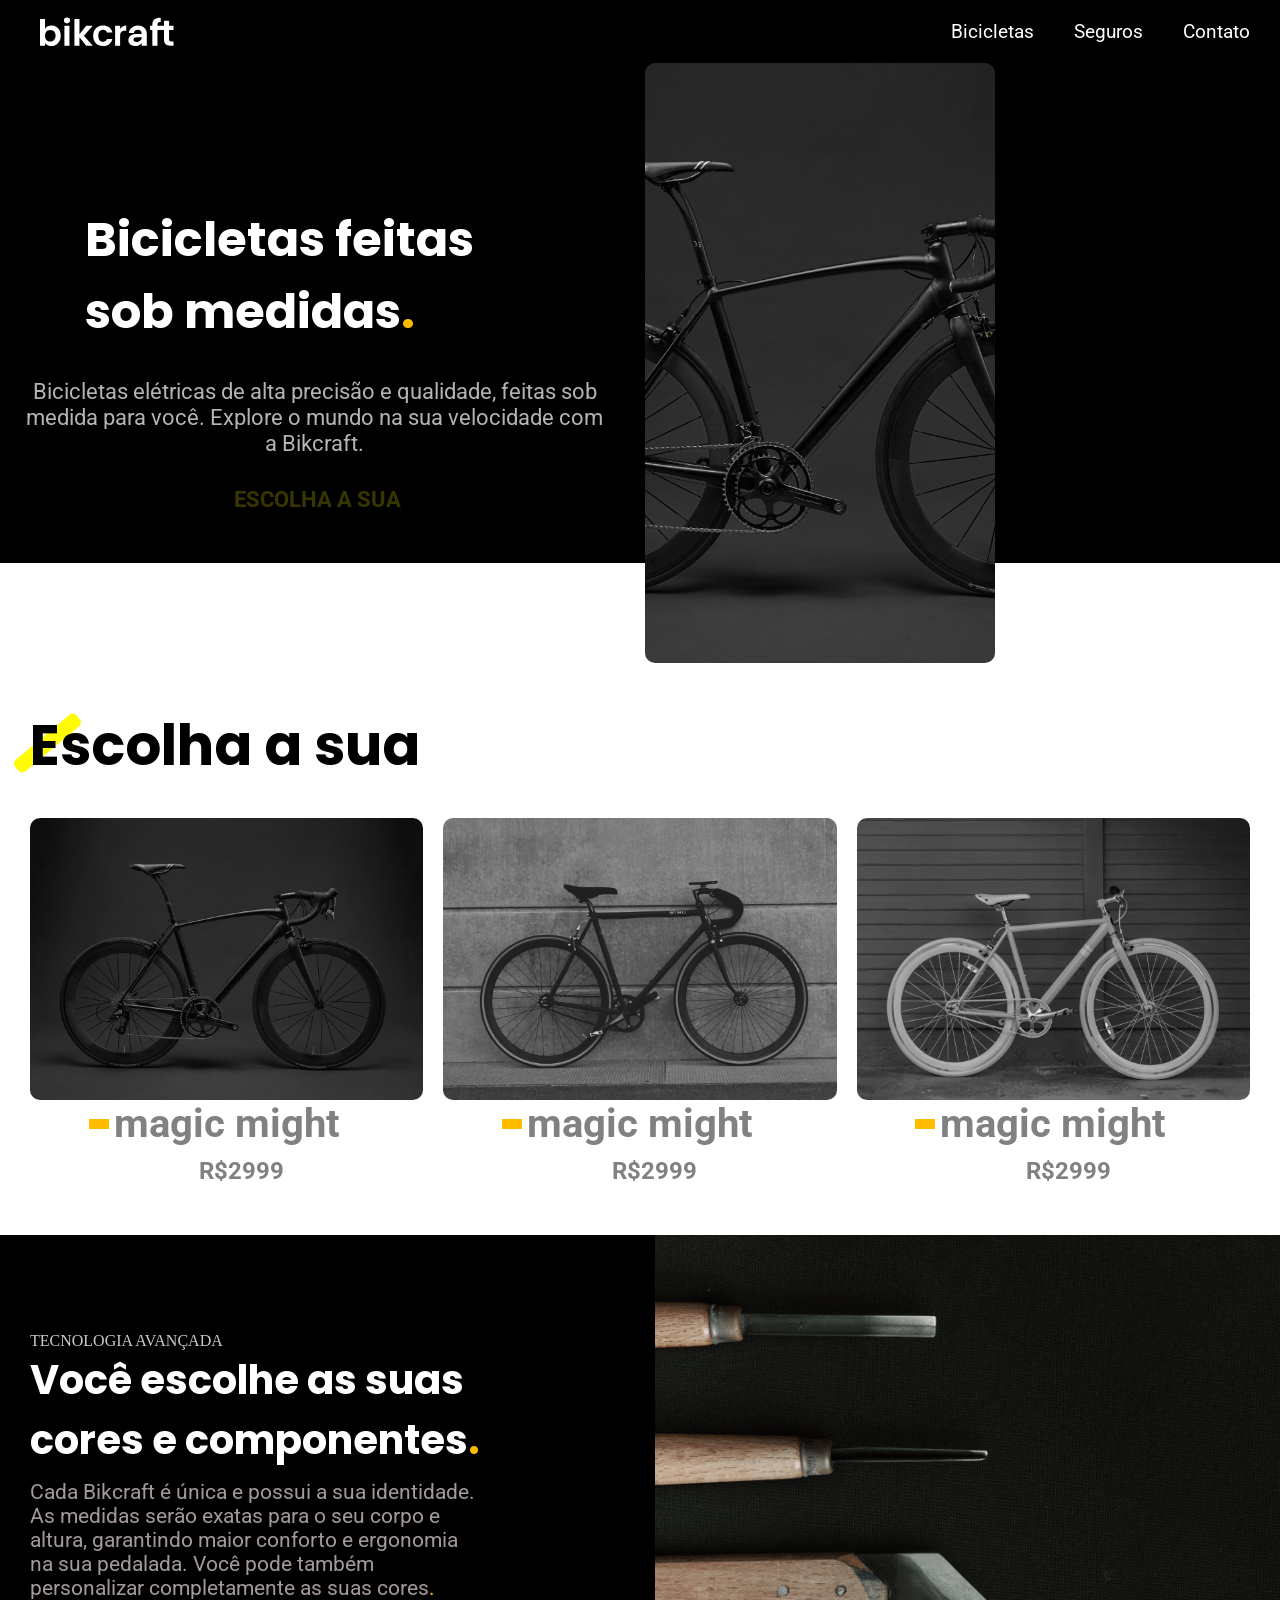
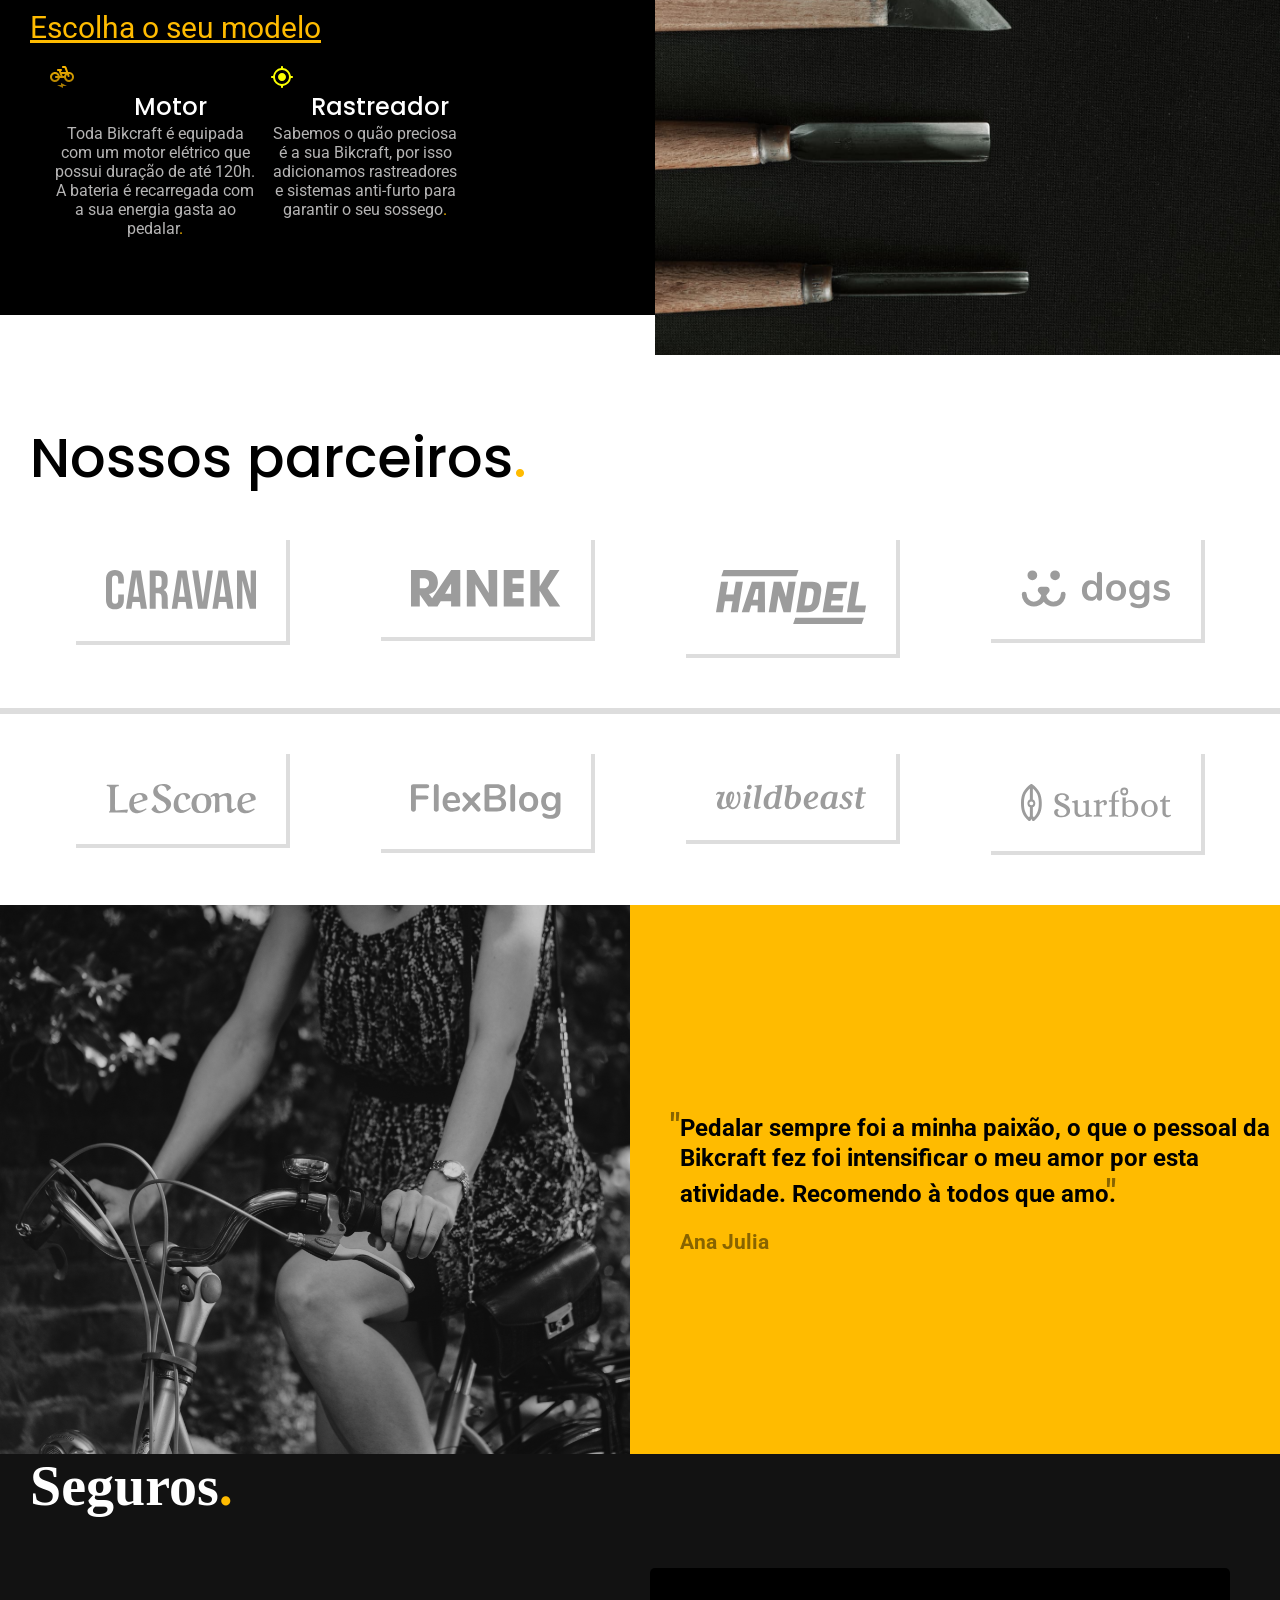
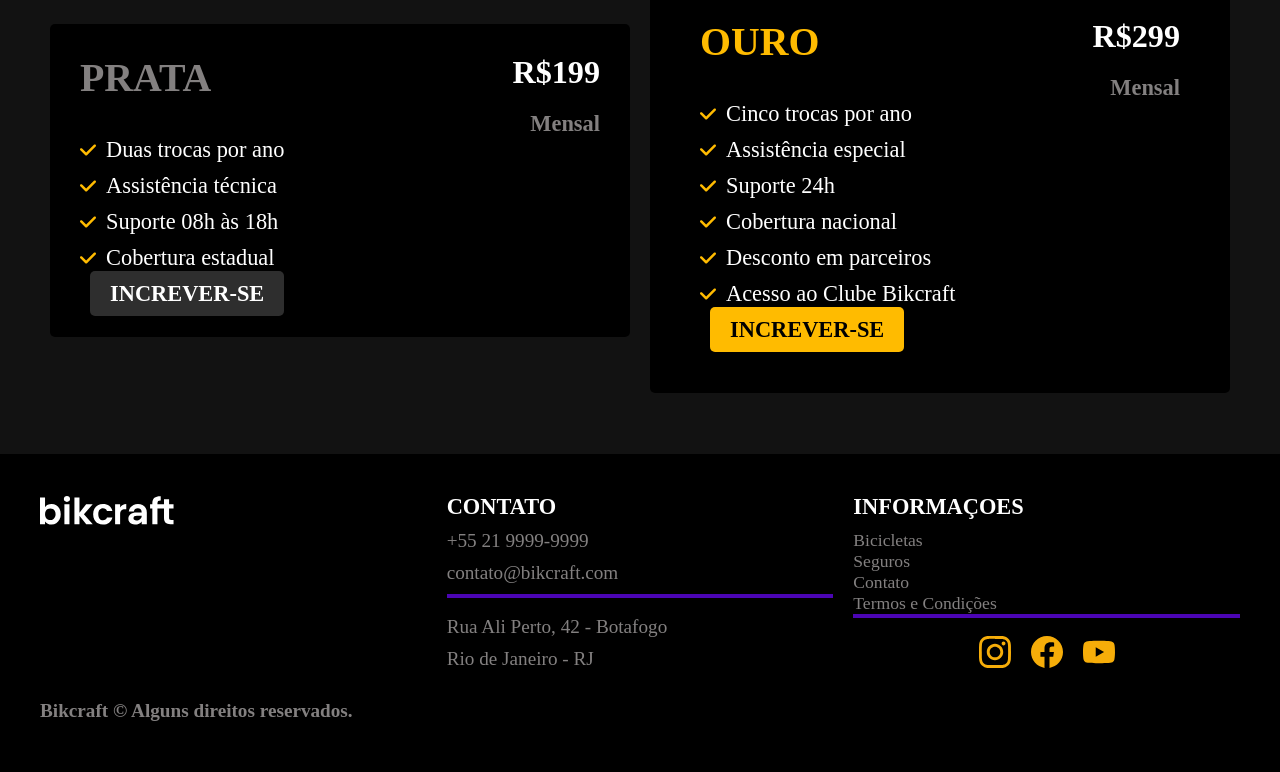
<file: index.html>
<!DOCTYPE html>
<html lang="en">

<head>
  <meta charset="UTF-8">
  <meta name="viewport" content="width=device-width, initial-scale=1.0">
  <title>Document</title>
  <link rel="stylesheet" href="style.css">

  <link rel="preconnect" href="https://fonts.googleapis.com">
  <link rel="preconnect" href="https://fonts.gstatic.com" crossorigin>

  <link href="https://fonts.googleapis.com/css2?family=Poppins:wght@100;200;300;400;500;600;700;800;900&display=swap" rel="stylesheet">

  <link href="https://fonts.googleapis.com/css2?family=Roboto:ital,wght@0,100..900;1,100..900&display=swap" rel="stylesheet">

  <link rel="stylesheet" href="style.css">
</head>

<body>
  <header>
    <img src="imagens/bikcraft (3).svg" alt="">
    <nav>
      <ul class="menu ">
        <li><a href="./bicicleta/bicicleta.html">Bicicletas</a></li>
        <li><a href="./seguros/index.html">Seguros</a></li>
        <li><a href="./contato/index.html">Contato</a></li>
      </ul>
    </nav>
  </header>
  <div class="teste">
    <div>
      <div class="cont">
        <h2 class="titulo">Bicicletas feitas sob medidas<span class="ponto">.</span></h2>
        <p class="subtitulo">Bicicletas elétricas de alta precisão e qualidade, feitas sob medida para você. Explore o mundo na sua velocidade com a Bikcraft.</p>
        <a href="./bicicleta/bicicleta.html" class="btn">ESCOLHA A SUA</a>
      </div>
    </div>
    <img src="./imagens/mikkel-bech-yjAFnkLtKY0-unsplash.jpg" alt="">
  </div>
  <div class="escolha">
    <h2 class="titulo">Escolha a sua</h2>
    <div class="fotos">
      <div>
        <img src="./imagens/bicicleta1 (2).jpg" alt="">
        <h3 class="subtitulo">magic might</h3>
        <h4 class="subtitulo">R$2999</h4>

      </div>
      <div><img src="./imagens/bicicleta2 (2).jpg" alt="">
        <h3 class="subtitulo">magic might</h3>
        <h4 class="subtitulo">R$2999</h4>

      </div>
      <div>
        <img src="./imagens/bicicleta3 (2).jpg" alt="">
        <h3 class="subtitulo">magic might</h3>
        <h4 class="subtitulo">R$2999</h4>

      </div>
    </div>
  </div>
  <div class="leonidas">
    <div class="leonidas-texto">
      <p class="pee" class="subtitulo">TECNOLOGIA AVANÇADA</p>

      <h3 class="titulo">
        Você escolhe as suas cores e componentes<span class="ponto">.</span>
      </h3>

      <p class="pe subtitulo">
        Cada Bikcraft é única e possui a sua identidade. As medidas serão exatas
        para o seu corpo e altura, garantindo maior conforto e ergonomia na sua
        pedalada. Você pode também personalizar completamente as suas cores<span class="ponto">.</span>
      </p>

      <a href="./bicicleta/bicicleta.html" class="bbtn subtitulo">Escolha o seu modelo</a>
      <div class="algum">
        <div>
          <img src="imagens/eletrica.svg" alt="">
          <h4 class="titulo">Motor </h4>
          <p class="subtitulo">Toda Bikcraft é equipada com um motor elétrico que possui duração de até 120h. A bateria é recarregada com a sua energia gasta ao pedalar<span class="ponto">.</span>
          </p>
        </div>

        <div>

          <img src="./imagens/rastreador.svg" alt="">
          <h4 class="titulo">Rastreador</h4>
          <p class="subtitulo">Sabemos o quão preciosa é a sua Bikcraft, por isso adicionamos rastreadores e sistemas anti-furto para garantir o seu sossego<span class="ponto">.</span>
          </p>
        </div>
      </div>
    </div>

    <img src="./imagens/diferencial.jpg" alt="" class="leonidas-img">

  </div>
  <div class="parceiro">
    <h4 class="titulo">Nossos parceiros<span class="ponto">.</span></h4>
    <div class="parceiros">
      <img src="./imagens/caravan (1).svg" alt="">
      <img src="./imagens/ranek (1).svg" alt="">
      <img src="./imagens/handel (1).svg" alt="">
      <img src="./imagens/dogs (1).svg" alt="">
    </div>
    <hr class="estilo">
    <div class="parceiros">
      <img src="./imagens/lescone (1).svg" alt="">
      <img src="./imagens/flexblog (1).svg" alt="">
      <img src="./imagens/wildbeast (1).svg" alt="">
      <img src="./imagens/surfbot (1).svg" alt="">
    </div>
  </div>
  <div class="avaliacao">
    <img src="./imagens/depoimento (1).jpg" alt="">
    <h4 class="subtitulo"><span class="aspas">"</span>Pedalar sempre foi a minha paixão, o que o pessoal da Bikcraft fez foi intensificar o meu amor por esta atividade. Recomendo à todos que amo.<span class="aspas">"

      </span>
      <p class="ana">Ana Julia</p>
    </h4>

  </div>
  <div class="seguros">
    <h4 class="">Seguros<span class="ponto">.</span></h4>
    <div class="segu">
      <div class="seguro">
        <div class="flex">
          <h5>PRATA</h5>
          <h6>R$199</h6>

        </div>
        <h6 class="mensal">Mensal</h6>
        <p><img src="./imagens/lista (1).svg" alt="">Duas trocas por ano</p>
        <p><img src="./imagens/lista (1).svg" alt="">Assistência técnica</p>
        <p><img src="./imagens/lista (1).svg" alt="">Suporte 08h às 18h</p>
        <p><img src="./imagens/lista (1).svg" alt="">Cobertura estadual</p>
        <a href="./seguros/index.html" class="bt">INCREVER-SE</a>
      </div>
      <div class="seguro-fle">
        <div class="flex">
          <h5>OURO</h5>
          <h6>R$299</h6>
        </div>
        <h6 class="mensal">Mensal</h6>
        <p><img src="./imagens/lista (1).svg" alt="">Cinco trocas por ano</p>
        <p><img src="./imagens/lista (1).svg" alt="">Assistência especial</p>
        <p><img src="./imagens/lista (1).svg" alt="">Suporte 24h</p>
        <p><img src="./imagens/lista (1).svg" alt="">Cobertura nacional</p>
        <p><img src="./imagens/lista (1).svg" alt="">Desconto em parceiros</p>
        <p><img src="./imagens/lista (1).svg" alt="">Acesso ao Clube Bikcraft</p>
        <a href="./seguros/index.html" class="btnn">INCREVER-SE</a>
      </div>
    </div>
  </div>
  <div class="footer">
    <img src="./imagens/bikcraft (3).svg" alt="" class="footertitulo">
    <div>
      <h6>CONTATO</h6>
      <p>+55 21 9999-9999</p>
      <p> contato@bikcraft.com</p>
      <hr class="hr">
      <br>
      <p>Rua Ali Perto, 42 - Botafogo</p>
      <p>Rio de Janeiro - RJ</p>
    </div>
    <div class="inform">
      <h6>INFORMAÇOES</h6>
      <a href="./bicicleta/bicicleta.html">Bicicletas </a>
      <a href="./seguros/index.html"> Seguros</a>
      <a href="./contato/index.html">Contato</a>

      <a href="./termos/index.html">Termos e Condições</a>
      <hr class="hr">
      <br>
      <div class="flex1">
        <img src="./imagens/instagram.svg" alt="">
        <img src="./imagens/facebook.svg" alt="">
        <img src="./imagens/youtube.svg" alt="">
      </div>
    </div>

    <h3>Bikcraft © Alguns direitos reservados.</h3>

  </div>

</body>

</html>
</file>
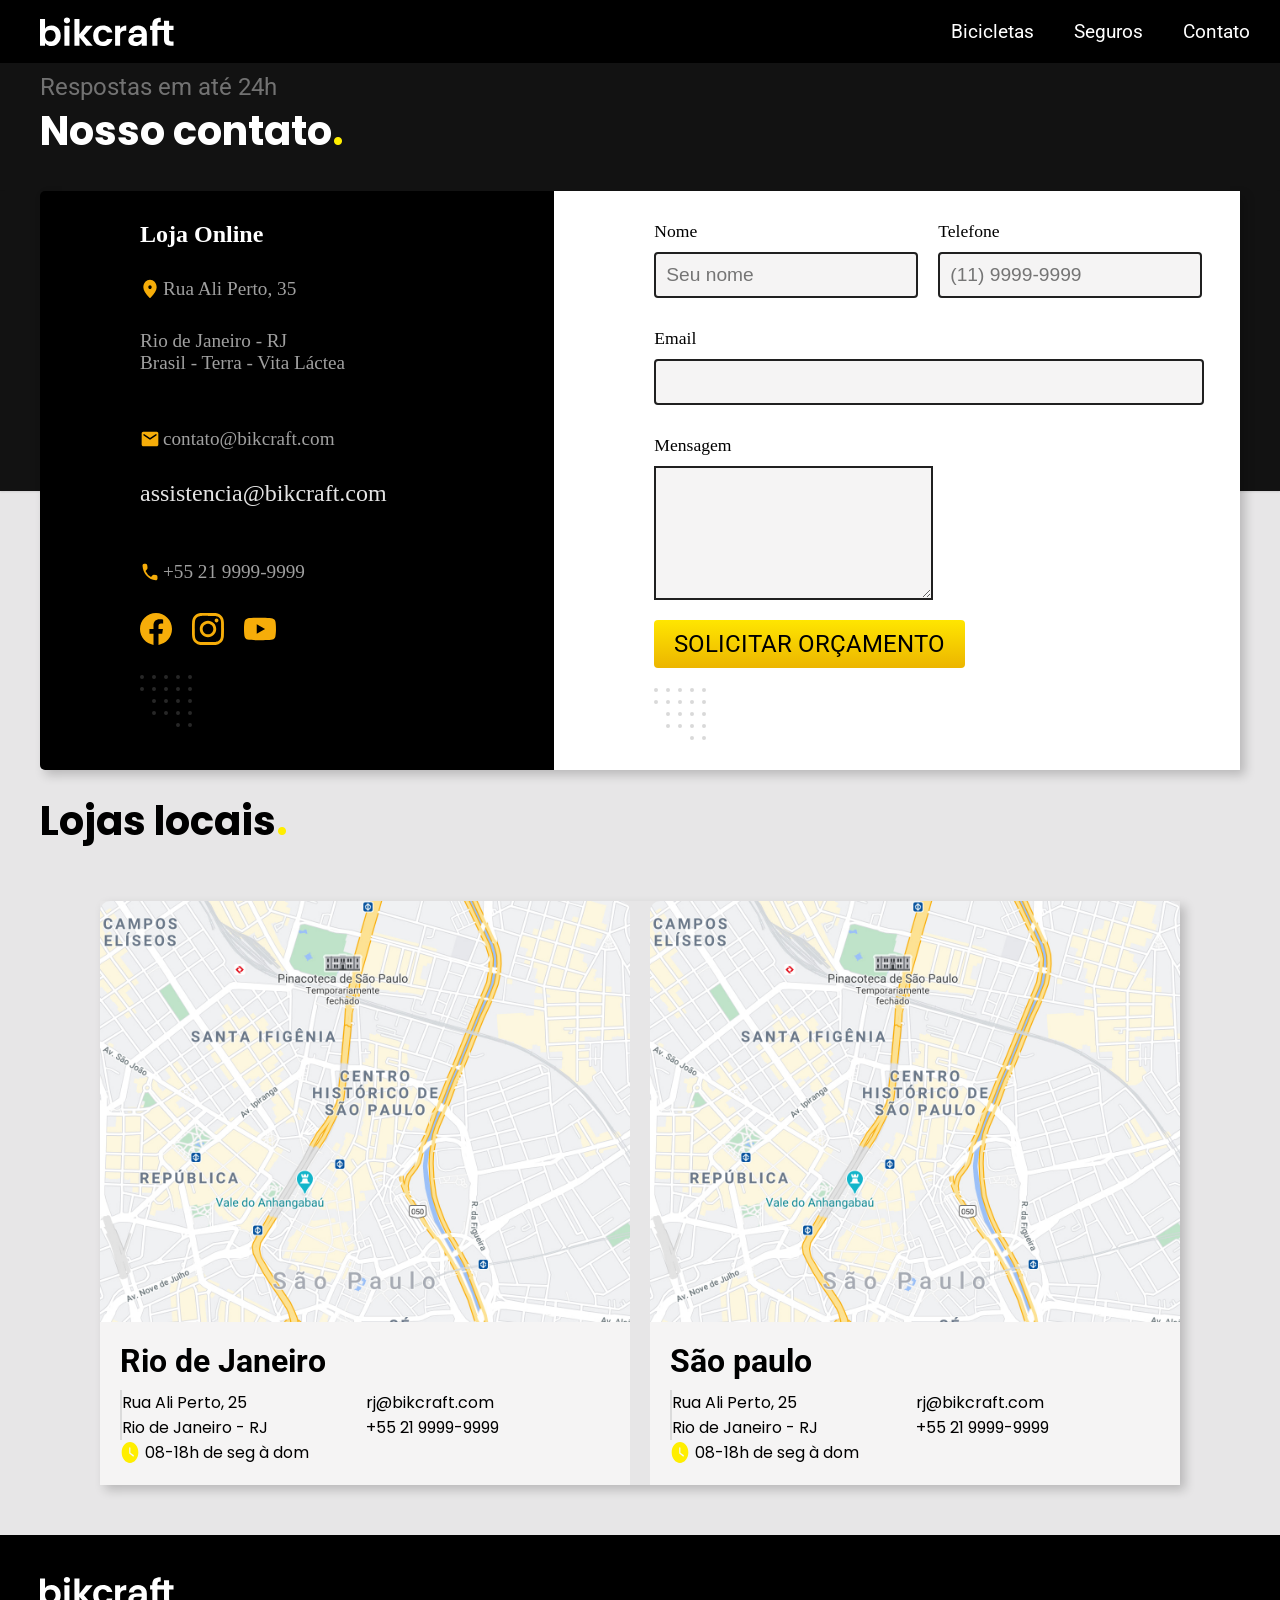
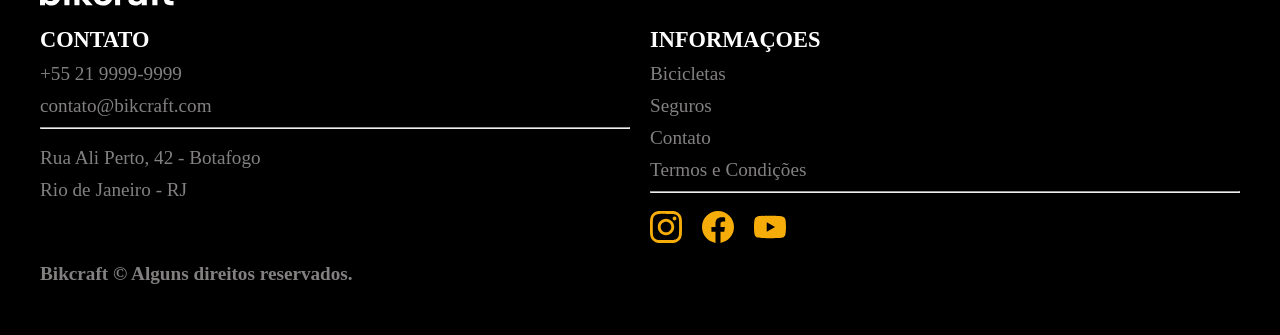
<file: contato/index.html>
<!DOCTYPE html>
<html lang="en">

<head>
  <meta charset="UTF-8">
  <meta name="viewport" content="width=device-width, initial-scale=1.0">
  <title>Document</title>
  <link rel="stylesheet" href="style.css">

  <link rel="preconnect" href="https://fonts.googleapis.com">
  <link rel="preconnect" href="https://fonts.gstatic.com" crossorigin>

  <link href="https://fonts.googleapis.com/css2?family=Poppins:wght@100;200;300;400;500;600;700;800;900&display=swap" rel="stylesheet">

  <link href="https://fonts.googleapis.com/css2?family=Roboto:ital,wght@0,100..900;1,100..900&display=swap" rel="stylesheet">

  <link rel="stylesheet" href="style.css">
</head>

<body>
  <header>
    <img src="../imagens/bikcraft (3).svg" alt="">
    <nav>
      <ul class="menu ">
        <li><a href="./bicicleta/bicicleta.html">Bicicletas</a></li>
        <li><a href="./seguros/index.html">Seguros</a></li>
        <li><a href="#">Contato</a></li>
      </ul>
    </nav>
  </header>
  <div class="bikes">
    <h4 class="subtitulo">Respostas em até 24h</h4>
    <h1 class="titulo">Nosso contato<span class="ponto">.</span></h1>
  </div>
  <div class="form">
    <div class="formula">
      <div class="fomula1">
        <h3>Loja Online</h3>
        <div class="loja">
          <div class="lojaa"> <img src="../imagens/local.svg" alt="">
            <p>Rua Ali Perto, 35 </p>
          </div>
          <p>Rio de Janeiro - RJ</p>
          <p>Brasil - Terra - Vita Láctea</p>

          <br><br><br>
          <div class="lojaa">
            <img src="../imagens/email.svg" alt="">
            <p>contato@bikcraft.com</p>
          </div>
          <a href="">assistencia@bikcraft.com</a>
        </div>
        <br><br><br>
        <div class="lojaa">
          <img src="../imagens/telefone.svg" alt="">
          <p>+55 21 9999-9999</p>
        </div>
        <div class="img">
          <img src="../imagens/facebook.svg" alt="">
          <img src="../imagens/instagram.svg" alt="">
          <img src="../imagens/youtube.svg" alt="">
        </div>
        <img src="../imagens/bottom-left.svg" alt="" class="imgs">
      </div>

      <div class="fomula2">
        <form action="">
          <div class="add">
            <div>
              <label for="nome">Nome</label>
              <input type="text" name="nome" id="nome" placeholder="Seu nome">
            </div>
            <div>
              <label for="telefone">Telefone</label>
              <input type="text" name="telefone" id="telefone" placeholder="(11) 9999-9999">
            </div>
          </div>
          <div class="email">
            <label for="email">Email</label>
            <input type="text" name="email" id="email">
          </div>
          <div class="email">
            <label for="mensagem">Mensagem</label>
            <textarea id="mensagem" name="mensagem" rows="5"></textarea>

            <a href="../orçamento/index.html" class="btn subtitulo">SOLICITAR ORÇAMENTO</a>
            <img src="../imagens/bottom-left.svg" alt="" class="imgs">
          </div>
        </form>
      </div>
    </div>
  </div>
  <h2 class="titulo">Lojas locais<span class="
    ponto">.</span></h2>
  <div class="mapa">
    <div>

      <img src="../imagens/sp.jpg" alt="">
      <div class="color">
        <h2>Rio de Janeiro</h2>
        <div class="grids">
          <div class="grid">
            <p>Rua Ali Perto, 25</p>
            <p>Rio de Janeiro - RJ</p>
          </div>
          <div class="grid">
            <p>rj@bikcraft.com</p>
            <p>
              +55 21 9999-9999</p>
          </div>
        </div>
        <div class="flex"><img src="../imagens/horario.svg" alt="">
          <p>08-18h de seg à dom</p>
        </div>
      </div>
    </div>
    <div>
      <img src="../imagens/sp.jpg" alt="">
      <div class="color">
        <h2>São paulo</h2>
        <div class="grids">
          <div class="grid">
            <p>Rua Ali Perto, 25</p>
            <p>Rio de Janeiro - RJ</p>
          </div>
          <div class="grid">
            <p>rj@bikcraft.com</p>
            <p>
              +55 21 9999-9999</p>
          </div>
        </div>
        <div class="flex"><img src="../imagens/horario.svg" alt="">
          <p>08-18h de seg à dom</p>
        </div>
      </div>
    </div>

  </div>
  <div class="footer">
    <img src="../imagens/bikcraft (3).svg" alt="" class="footertitulo">
    <div>
      <h6>CONTATO</h6>
      <p>+55 21 9999-9999</p>
      <p> contato@bikcraft.com</p>
      <hr class="hr">
      <br>
      <p>Rua Ali Perto, 42 - Botafogo</p>
      <p>Rio de Janeiro - RJ</p>
    </div>
    <div>
      <h6>INFORMAÇOES</h6>
      <p>Bicicletas </p>
      <p> Seguros</p>
      <p> Contato</p>

      <p>Termos e Condições</p>
      <hr class="hr">
      <br>
      <div class="flex1">
        <img src="../imagens/instagram.svg" alt="">
        <img src="../imagens/facebook.svg" alt="">
        <img src="../imagens/youtube.svg" alt="">
      </div>
    </div>

    <h3>Bikcraft © Alguns direitos reservados.</h3>

  </div>
</body>

</html>
</file>
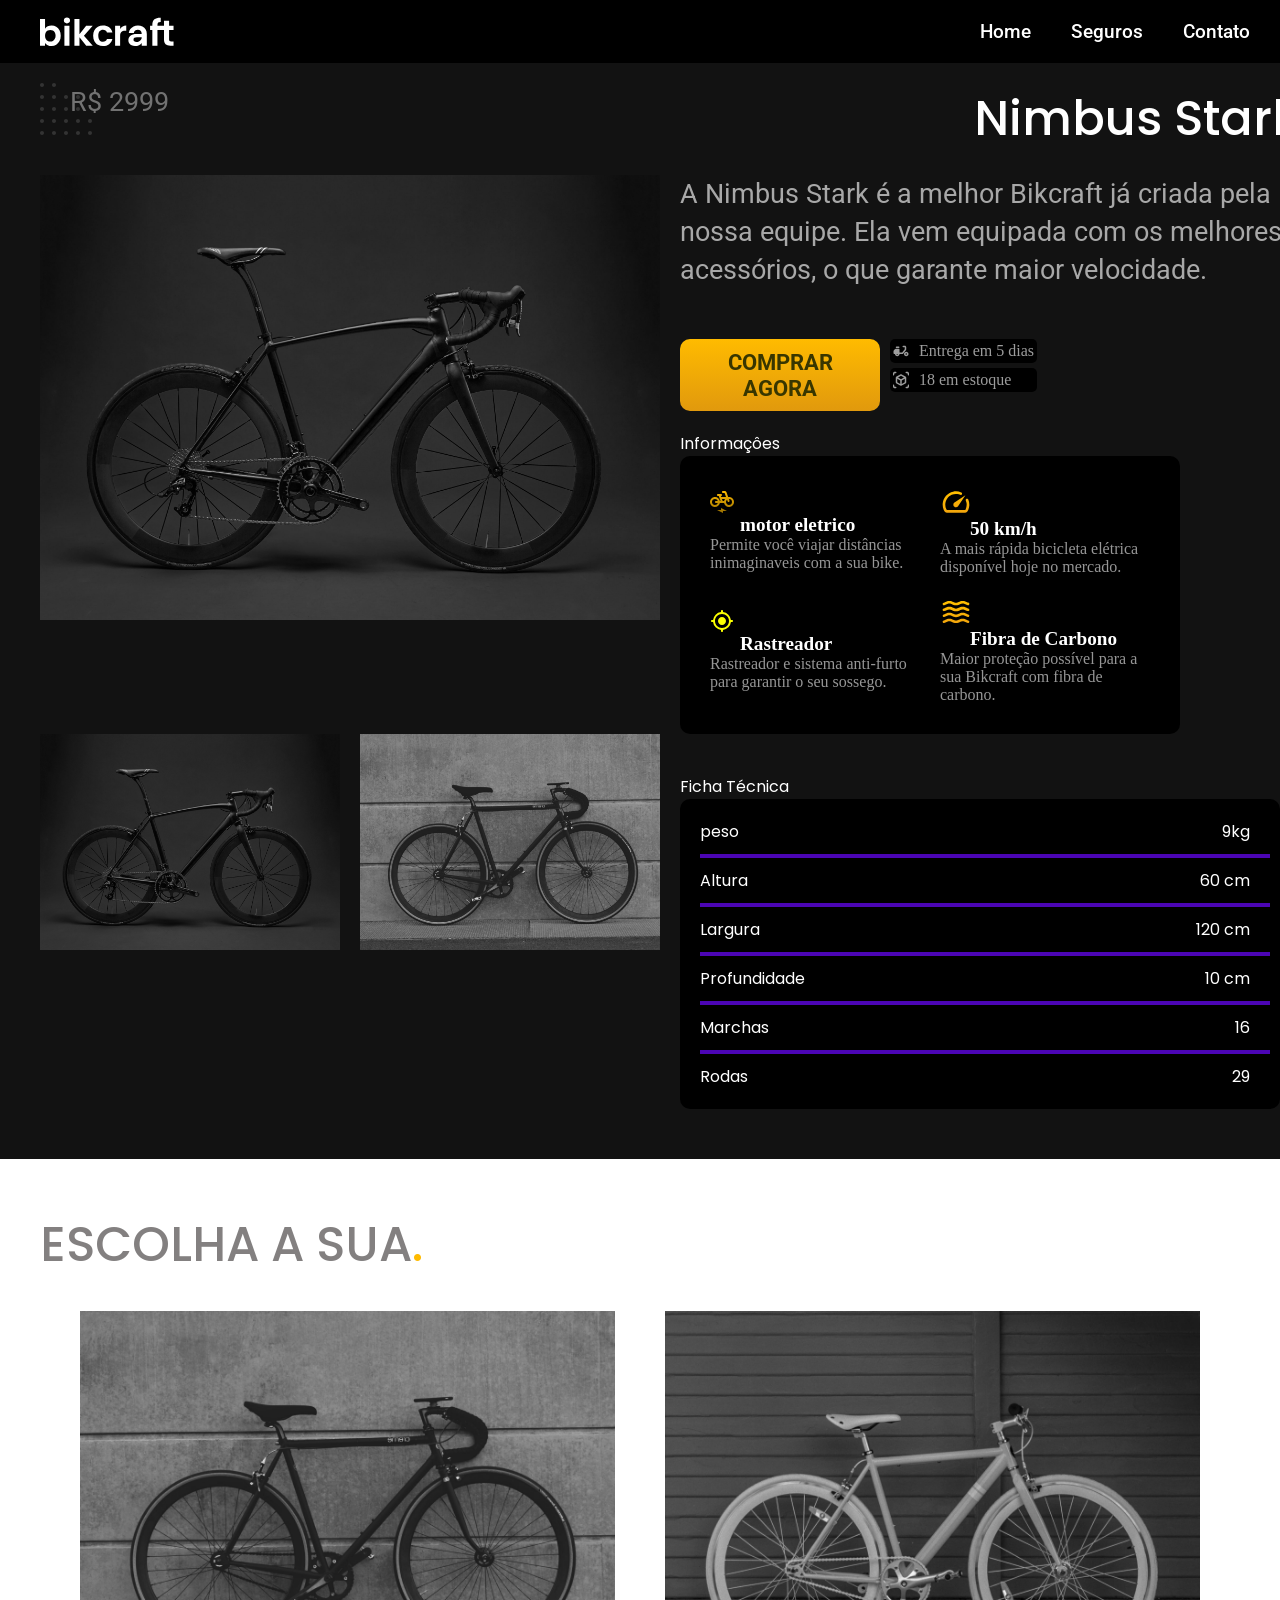
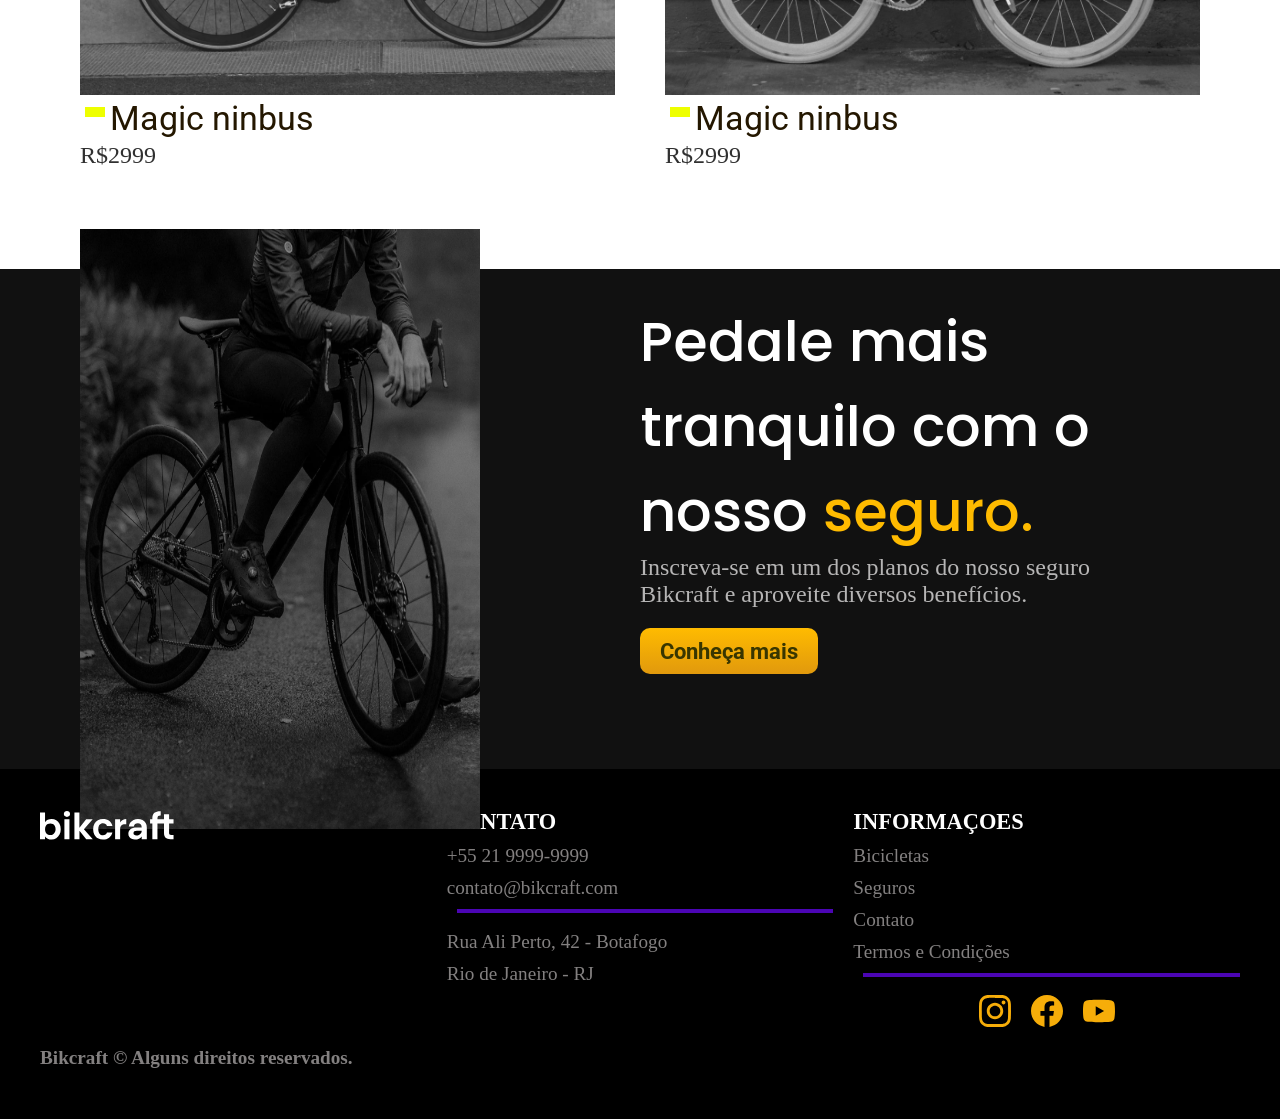
<file: mais-bike/index.html>
<!DOCTYPE html>
<html lang="en">

<head>
  <meta charset="UTF-8">
  <meta name="viewport" content="width=device-width, initial-scale=1.0">
  <link rel="stylesheet" href="style.css">
  <link rel="stylesheet" href="../style.css">
  <title>Document</title>
  <link rel="preconnect" href="https://fonts.googleapis.com">
  <link rel="preconnect" href="https://fonts.gstatic.com" crossorigin>

  <link href="https://fonts.googleapis.com/css2?family=Poppins:wght@100;200;300;400;500;600;700;800;900&display=swap" rel="stylesheet">

  <link href="https://fonts.googleapis.com/css2?family=Roboto:ital,wght@0,100..900;1,100..900&display=swap" rel="stylesheet">

</head>

<body>
  <header>

    <img src="../imagens/bikcraft (3).svg" href="../index.html" alt="">
    <nav>
      <ul class="menu">
        <li><a href="../index.html">Home</a></li>
        <li><a href="#">Seguros</a></li>
        <li><a href="#">Contato</a></li>
      </ul>
    </nav>
  </header>
  <div class="bikes">
    <div class="flex">
      <img src="../imagens/top-right.svg" alt="">
      <h4 class="subtitulo">R$ 2999</h4>
      <h1 class="titulo">Nimbus Stark<span class="ponto">.</span></h1>

    </div>
    <div class="pai">
      <img src="../imagens/bicicleta1 (2).jpg" alt="" class="bike1">
      <div>
        <h3 class="subtitulo sub">A Nimbus Stark é a melhor Bikcraft já criada pela nossa equipe. Ela vem equipada com os melhores acessórios, o que garante maior velocidade.</h3>

        <div class="fle">
          <a href="#" class="btn">COMPRAR AGORA</a>
          <div class="mini">
            <div class="leo">
              <p> <img src="../imagens/entrega.svg" alt=""> Entrega em 5 dias</p>
            </div>
            <div class="leo">
              <p> <img src="../imagens/estoque.svg" alt=""> 18 em estoque</p>
            </div>
          </div>
        </div>
        <p class="Informacoes">Informaçôes</p>
        <div class="conteudo">
          <div class="segundario">
            <div>
              <img src="../imagens/eletrica.svg" alt="">
              <h4>motor eletrico</h4>
              <p>Permite você viajar distâncias inimaginaveis com a sua bike.</p>
            </div>
          </div>
          <div class="segundario">

            <div>
              <img src="../imagens/velocidade.svg" alt="">
              <h4>50 km/h</h4>
              <p>A mais rápida bicicleta elétrica disponível hoje no mercado.</p>
            </div>
          </div>
          <div class="segundario">

            <div>
              <img src="../imagens/rastreador.svg" alt="">
              <h4>Rastreador</h4>
              <p>Rastreador e sistema anti-furto para garantir o seu sossego.</p>
            </div>
          </div>
          <div class="segundario">
            <div>
              <img src="../imagens/carbono.svg" alt="">
              <h4>Fibra de Carbono</h4>
              <p>Maior proteção possível para a sua Bikcraft com fibra de carbono.</p>
            </div>
          </div>
        </div>
      </div>
      <div class="img">
        <img src="../imagens/bicicleta1 (2).jpg" alt="">
        <img src="../imagens/bicicleta2 (2).jpg" alt="">
      </div>

      <div class="leoo">
        <p class="Informacoes">Ficha Técnica</p>
        <div class="cor">
          <div class="leo">
            <div class="flexx">
              <p>peso</p>
              <p class="let">9kg</p>
            </div>
            <hr class="hr">
          </div>
          <div class="flexx">
            <p>Altura</p>
            <p class="let">60 cm</p>
          </div>
          <hr class="hr">
          <div class="flexx">
            <p>Largura
            </p>
            <p class="let">120 cm</p>
          </div>
          <hr class="hr">
          <div class="flexx">
            <p>Profundidade
            </p>
            <p class="let">10 cm</p>
          </div>
          <hr class="hr">
          <div class="flexx">
            <p>Marchas
            </p>
            <p class="let">16</p>
          </div>
          <hr class="hr">
          <div class="flexx">
            <p>Rodas
            </p>
            <p class="let">29</p>
          </div>

        </div>

      </div>
    </div>
  </div>
  <div class="bicicletas">
    <h3 class="titulo">ESCOLHA A SUA<span class="ponto">.</span></h3>
    <div class="imgs">
      <div>
        <img src="../imagens/bicicleta2 (2).jpg" alt="">
        <h4 class="subtitulo">Magic ninbus</h4>
        <p>R$2999</p>
      </div>
      <div>
        <img src="../imagens/bicicleta3 (2).jpg" alt="">
        <h4 class="subtitulo">Magic ninbus</h4>
        <p>R$2999</p>
      </div>
    </div>
  </div>
  <div class="pedale">

    <img src="../imagens/seguros.jpg" alt="" class="">
    <div>
      <h2 class="titulo">Pedale mais tranquilo com o nosso <span class="ponto">seguro.</span></h2>
      <p>Inscreva-se em um dos planos do nosso seguro Bikcraft e aproveite diversos benefícios.</p>
      <a href="" class="btn">Conheça mais</a>
    </div>
  </div>
  <div class="footer">
    <img src="../imagens/bikcraft (3).svg" alt="" class="footertitulo">
    <div>
      <h6>CONTATO</h6>
      <p>+55 21 9999-9999</p>
      <p> contato@bikcraft.com</p>
      <hr class="hr">
      <br>
      <p>Rua Ali Perto, 42 - Botafogo</p>
      <p>Rio de Janeiro - RJ</p>
    </div>
    <div>
      <h6>INFORMAÇOES</h6>
      <p>Bicicletas </p>
      <p> Seguros</p>
      <p> Contato</p>

      <p>Termos e Condições</p>
      <hr class="hr">
      <br>
      <div class="flex1">
        <img src="../imagens/instagram.svg" alt="">
        <img src="../imagens/facebook.svg" alt="">
        <img src="../imagens/youtube.svg" alt="">
      </div>
    </div>

    <h3>Bikcraft © Alguns direitos reservados.</h3>

  </div>
</body>

</html>
</file>
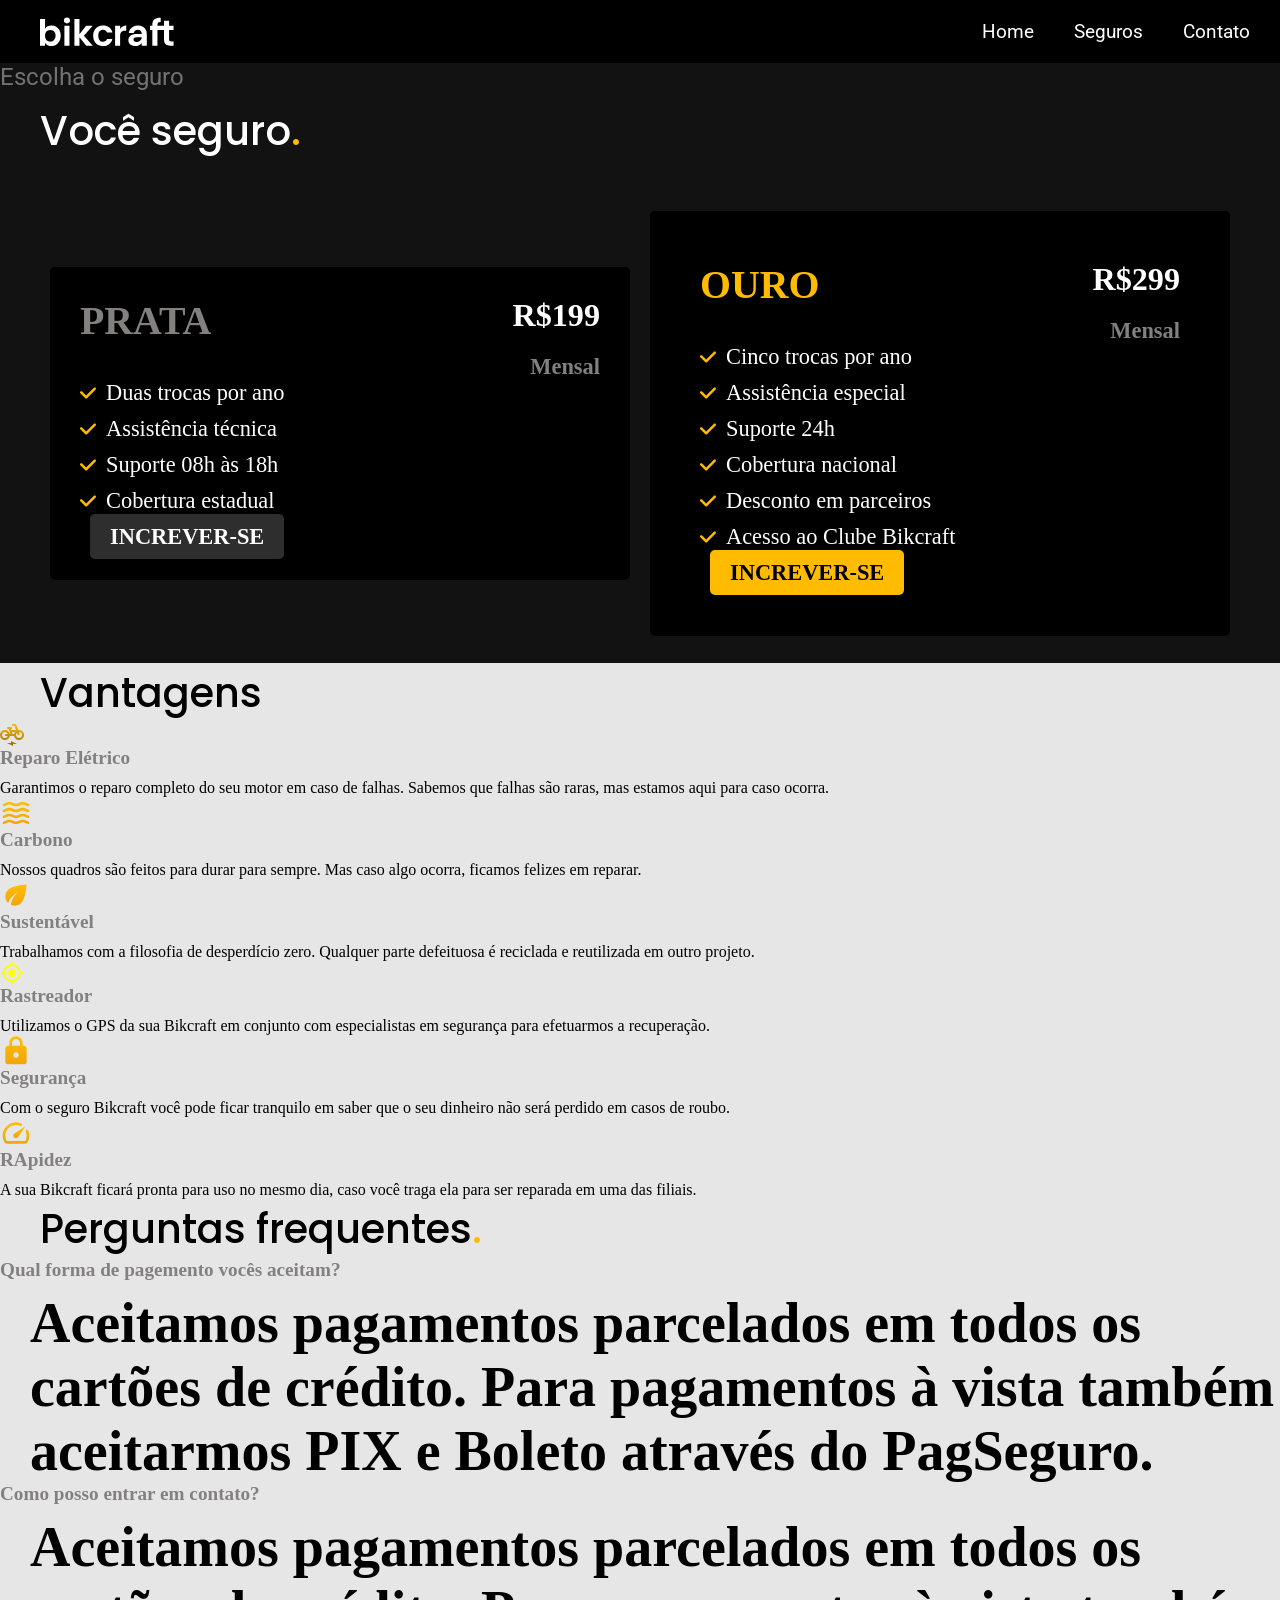
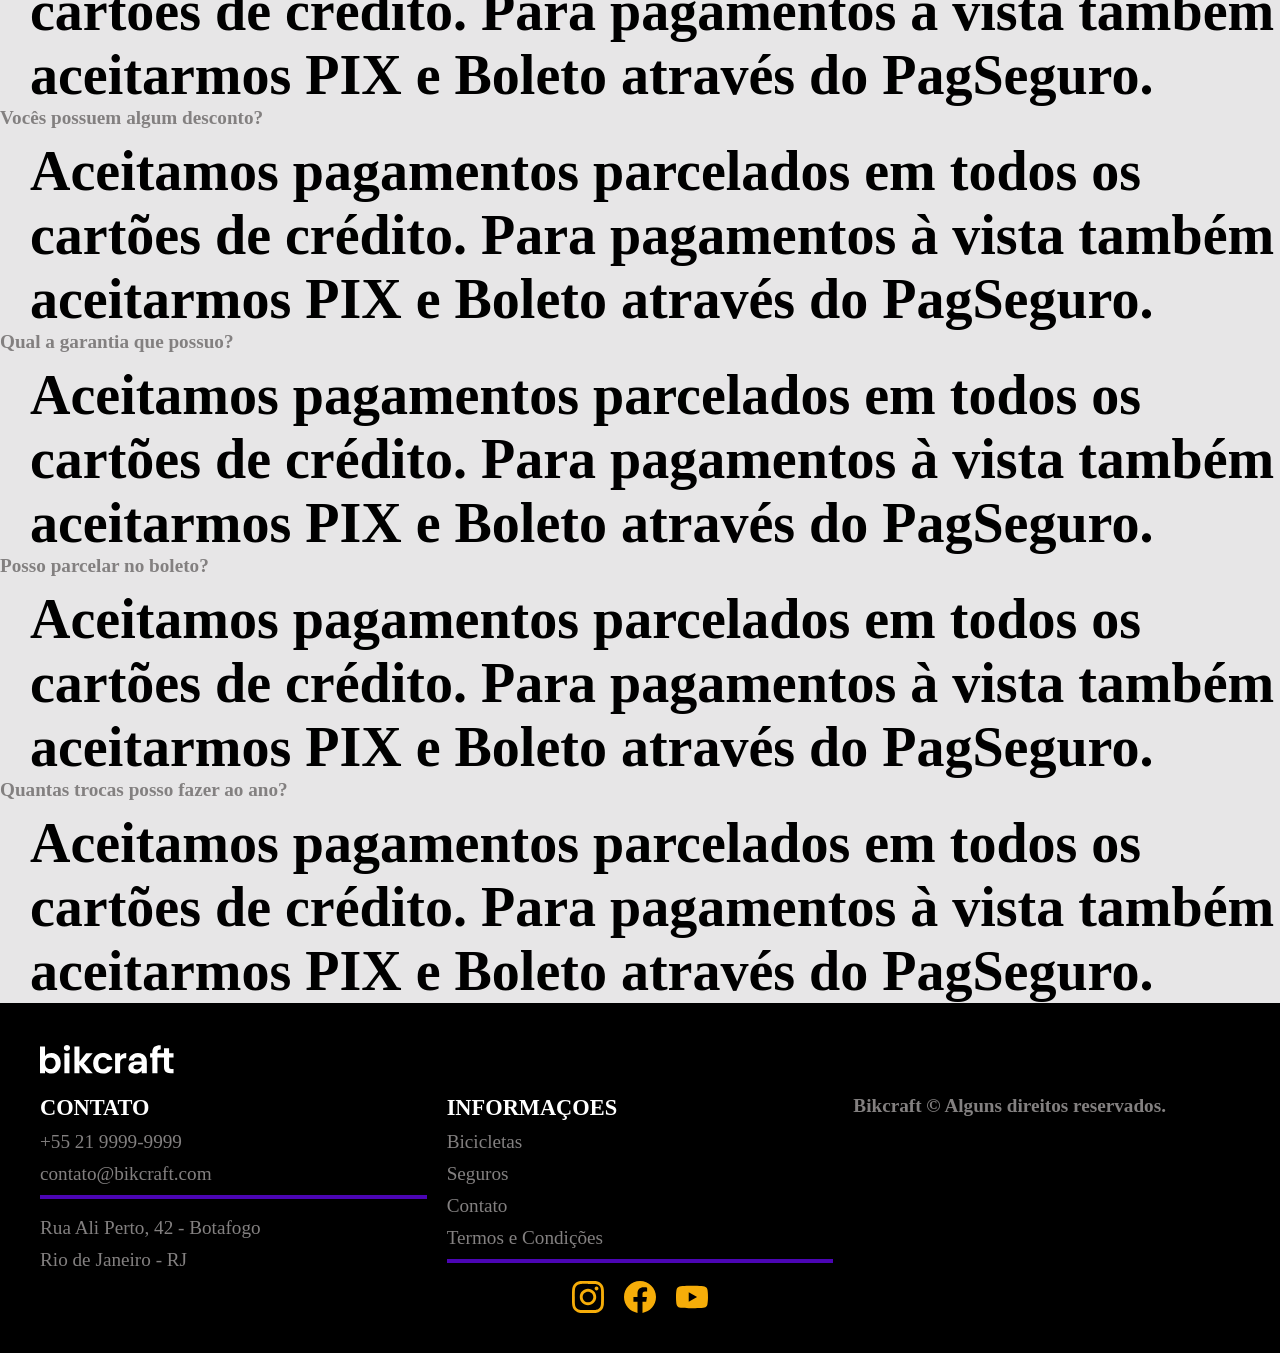
<file: seguros/index.html>
<!DOCTYPE html>
<html lang="pt-br">

<head>
  <meta charset="UTF-8">
  <meta name="viewport" content="width=device-width, initial-scale=1.0">
  <link rel="stylesheet" href="style.css">
  <link rel="stylesheet" href="../style.css">
  <title>Document</title>
  <link rel="preconnect" href="https://fonts.googleapis.com">
  <link rel="preconnect" href="https://fonts.gstatic.com" crossorigin>

  <link href="https://fonts.googleapis.com/css2?family=Poppins:wght@100;200;300;400;500;600;700;800;900&display=swap" rel="stylesheet">

  <link href="https://fonts.googleapis.com/css2?family=Roboto:ital,wght@0,100..900;1,100..900&display=swap" rel="stylesheet">
</head>

<body>
  <header>
    <img src="../imagens/bikcraft (3).svg" alt="">
    <nav>
      <ul class="menu ">
        <li><a href="../index.html">Home</a></li>
        <li><a href="../seguros/index.html">Seguros</a></li>
        <li><a href="#">Contato</a></li>
      </ul>
    </nav>
  </header>
  <div class="seguros">
    <h3 class="subtitulo">Escolha o seguro</h3>
    <h4 class="titulo">Você seguro<span class="ponto">.</span></h4>
    <div class="segu">
      <div class="seguro">
        <div class="flex">
          <h5>PRATA</h5>
          <h6>R$199</h6>

        </div>
        <h6 class="mensal">Mensal</h6>
        <p><img src="../imagens/lista (1).svg" alt="">Duas trocas por ano</p>
        <p><img src="../imagens/lista (1).svg" alt="">Assistência técnica</p>
        <p><img src="../imagens/lista (1).svg" alt="">Suporte 08h às 18h</p>
        <p><img src="../imagens/lista (1).svg" alt="">Cobertura estadual</p>
        <a href="#" class="bt">INCREVER-SE</a>
      </div>
      <div class="seguro-fle">
        <div class="flex">
          <h5>OURO</h5>
          <h6>R$299</h6>
        </div>
        <h6 class="mensal">Mensal</h6>
        <p><img src="../imagens/lista (1).svg" alt="">Cinco trocas por ano</p>
        <p><img src="../imagens/lista (1).svg" alt="">Assistência especial</p>
        <p><img src="../imagens/lista (1).svg" alt="">Suporte 24h</p>
        <p><img src="../imagens/lista (1).svg" alt="">Cobertura nacional</p>
        <p><img src="../imagens/lista (1).svg" alt="">Desconto em parceiros</p>
        <p><img src="../imagens/lista (1).svg" alt="">Acesso ao Clube Bikcraft</p>
        <a href="#" class="btnn">INCREVER-SE</a>
      </div>
    </div>
  </div>
  <div class="vantagem">
    <div>
      <h2 class="titulo">Vantagens</h2>
    </div>
    <div class="coisas">
      <div>
        <img src="../imagens/eletrica.svg" alt="">

        <h3>Reparo Elétrico</h3>
        <p>Garantimos o reparo completo do seu motor em caso de falhas. Sabemos que falhas são raras, mas estamos aqui para caso ocorra.</p>
      </div>
      <div>
        <img src="../imagens/carbono.svg" alt="">
        <h3>Carbono</h3>
        <p>Nossos quadros são feitos para durar para sempre. Mas caso algo ocorra, ficamos felizes em reparar.</p>
      </div>
      <div>
        <img src="../imagens/sustentavel.svg" alt="">
        <h3>Sustentável</h3>
        <p>Trabalhamos com a filosofia de desperdício zero. Qualquer parte defeituosa é reciclada e reutilizada em outro projeto.</p>
      </div>
    </div>
    <div class="coisas">
      <div>
        <img src="../imagens/rastreador.svg" alt="">
        <h3>Rastreador</h3>
        <p>Utilizamos o GPS da sua Bikcraft em conjunto com especialistas em segurança para efetuarmos a recuperação.</p>
      </div>
      <div>
        <img src="../imagens/seguro.svg" alt="">
        <h3>Segurança</h3>
        <p>Com o seguro Bikcraft você pode ficar tranquilo em saber que o seu dinheiro não será perdido em casos de roubo.</p>
      </div>
      <div>
        <img src="../imagens/velocidade.svg" alt="">
        <h3>RApidez</h3>
        <p>A sua Bikcraft ficará pronta para uso no mesmo dia, caso você traga ela para ser reparada em uma das filiais.</p>
      </div>
    </div>
  </div>

  <div class="perguntas">
    <h2 class="titulo">Perguntas frequentes<span class="ponto">.</span></h2>
    <div class="resposta">
      <h3>Qual forma de pagemento vocês aceitam?</h3>
      <h4>Aceitamos pagamentos parcelados em todos os cartões de crédito. Para pagamentos à vista também aceitarmos PIX e Boleto através do PagSeguro.</h4>
    </div>
    <div class="resposta">
      <h3>Como posso entrar em contato?</h3>
      <h4>Aceitamos pagamentos parcelados em todos os cartões de crédito. Para pagamentos à vista também aceitarmos PIX e Boleto através do PagSeguro.</h4>
    </div>
    <div class="resposta">
      <h3>Vocês possuem algum desconto?</h3>
      <h4>Aceitamos pagamentos parcelados em todos os cartões de crédito. Para pagamentos à vista também aceitarmos PIX e Boleto através do PagSeguro.</h4>
    </div>
    <div class="resposta">
      <h3>Qual a garantia que possuo?</h3>
      <h4>Aceitamos pagamentos parcelados em todos os cartões de crédito. Para pagamentos à vista também aceitarmos PIX e Boleto através do PagSeguro.</h4>
    </div>
    <div class="resposta">
      <h3>Posso parcelar no boleto?</h3>
      <h4>Aceitamos pagamentos parcelados em todos os cartões de crédito. Para pagamentos à vista também aceitarmos PIX e Boleto através do PagSeguro.</h4>
    </div>
    <div class="resposta">
      <h3>Quantas trocas posso fazer ao ano?</h3>
      <h4>Aceitamos pagamentos parcelados em todos os cartões de crédito. Para pagamentos à vista também aceitarmos PIX e Boleto através do PagSeguro.</h4>
    </div>
  </div>
  <div class="footer">
    <img src="../imagens/bikcraft (3).svg" alt="" class="footertitulo">
    <div>
      <h6>CONTATO</h6>
      <p>+55 21 9999-9999</p>
      <p> contato@bikcraft.com</p>
      <hr class="hr">
      <br>
      <p>Rua Ali Perto, 42 - Botafogo</p>
      <p>Rio de Janeiro - RJ</p>
    </div>
    <div>
      <h6>INFORMAÇOES</h6>
      <p>Bicicletas </p>
      <p> Seguros</p>
      <p> Contato</p>

      <p>Termos e Condições</p>
      <hr class="hr">
      <br>
      <div class="flex1">
        <img src="../imagens/instagram.svg" alt="">
        <img src="../imagens/facebook.svg" alt="">
        <a href=""><img src="../imagens/youtube.svg" alt=""></a>
      </div>
    </div>

    <h3>Bikcraft © Alguns direitos reservados.</h3>

  </div>
</body>

</html>
</file>
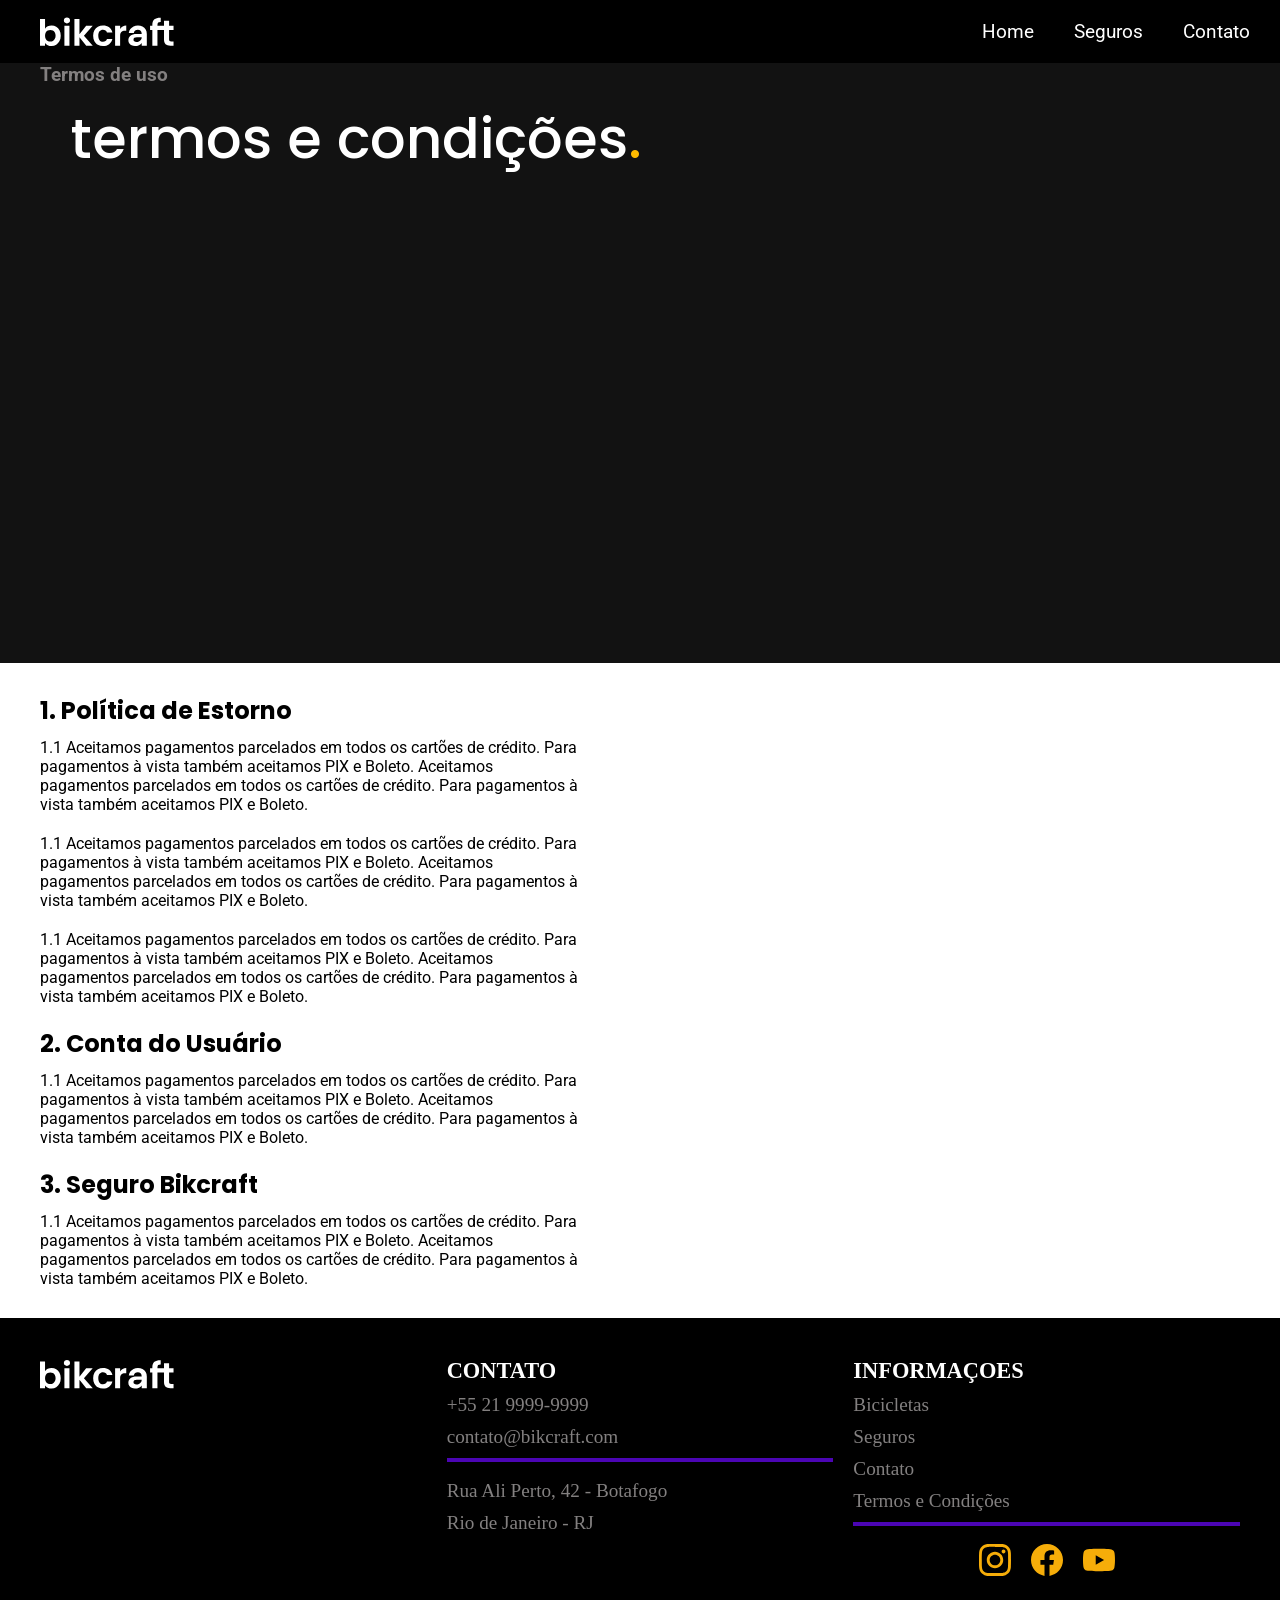
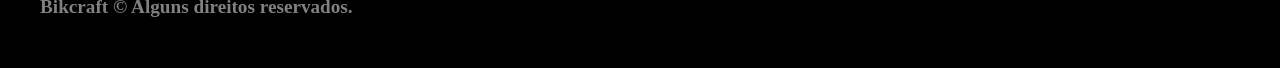
<file: termos/index.html>
<!DOCTYPE html>
<html lang="pt-br">

<head>
  <meta charset="UTF-8">
  <meta name="viewport" content="width=device-width, initial-scale=1.0">
  <link rel="stylesheet" href="style.css">
  <link rel="stylesheet" href="../style.css">
  <title>Document</title>
  <link rel="preconnect" href="https://fonts.googleapis.com">
  <link rel="preconnect" href="https://fonts.gstatic.com" crossorigin>

  <link href="https://fonts.googleapis.com/css2?family=Poppins:wght@100;200;300;400;500;600;700;800;900&display=swap" rel="stylesheet">

  <link href="https://fonts.googleapis.com/css2?family=Roboto:ital,wght@0,100..900;1,100..900&display=swap" rel="stylesheet">
</head>

<body>
  <header>
    <img src="../imagens/bikcraft (3).svg" alt="">
    <nav>
      <ul class="menu ">
        <li><a href="../index.html">Home</a></li>
        <li><a href="../seguros/index.html">Seguros</a></li>
        <li><a href="#">Contato</a></li>
      </ul>
    </nav>
  </header>
  <div class="seguros">
    <h3 class="subtitulo">Termos de uso</h3>
    <h4 class="titulo">termos e condições<span class="ponto">.</span></h4>
  </div>
  <div class="politica">
    <div>
      <h2>1. Política de Estorno</h2>
      <p>1.1 Aceitamos pagamentos parcelados em todos os cartões de crédito. Para pagamentos à vista também aceitamos PIX e Boleto. Aceitamos pagamentos parcelados em todos os cartões de crédito. Para pagamentos à vista também aceitamos PIX e Boleto.</p>
      <p>1.1 Aceitamos pagamentos parcelados em todos os cartões de crédito. Para pagamentos à vista também aceitamos PIX e Boleto. Aceitamos pagamentos parcelados em todos os cartões de crédito. Para pagamentos à vista também aceitamos PIX e Boleto.</p>
      <p>1.1 Aceitamos pagamentos parcelados em todos os cartões de crédito. Para pagamentos à vista também aceitamos PIX e Boleto. Aceitamos pagamentos parcelados em todos os cartões de crédito. Para pagamentos à vista também aceitamos PIX e Boleto.</p>
    </div>
    <div>
      <h2>2. Conta do Usuário</h2>
      <p>1.1 Aceitamos pagamentos parcelados em todos os cartões de crédito. Para pagamentos à vista também aceitamos PIX e Boleto. Aceitamos pagamentos parcelados em todos os cartões de crédito. Para pagamentos à vista também aceitamos PIX e Boleto.</p>

    </div>
    <div>
      <h2>3. Seguro Bikcraft</h2>
      <p>1.1 Aceitamos pagamentos parcelados em todos os cartões de crédito. Para pagamentos à vista também aceitamos PIX e Boleto. Aceitamos pagamentos parcelados em todos os cartões de crédito. Para pagamentos à vista também aceitamos PIX e Boleto.</p>

    </div>
  </div>


  <div class="footer">
    <img src="../imagens/bikcraft (3).svg" alt="" class="footertitulo">
    <div>
      <h6>CONTATO</h6>
      <p>+55 21 9999-9999</p>
      <p> contato@bikcraft.com</p>
      <hr class="hr">
      <br>
      <p>Rua Ali Perto, 42 - Botafogo</p>
      <p>Rio de Janeiro - RJ</p>
    </div>
    <div>
      <h6>INFORMAÇOES</h6>
      <p>Bicicletas </p>
      <p> Seguros</p>
      <p> Contato</p>

      <p>Termos e Condições</p>
      <hr class="hr">
      <br>
      <div class="flex1">
        <img src="../imagens/instagram.svg" alt="">
        <img src="../imagens/facebook.svg" alt="">
        <a href=""><img src="../imagens/youtube.svg" alt=""></a>
      </div>
    </div>

    <h3>Bikcraft © Alguns direitos reservados.</h3>

  </div>
</body>

</html>
</file>
<file: style.css>
header {
  background: #000;
  display: flex;
  justify-content: space-between;
  flex-wrap: wrap;
}
header img {
  margin-left: 40px;
}
.menu {
  padding: 10px;
  display: flex;
  font-size: 1.2rem;
  gap: 20px;
  padding: 20px;
  align-items: center;
}

.menu a {
  text-decoration: none;
  color: #fff;
  padding: 10px;
  font-family: "Roboto", sans-serif;
}
.menu a:hover {
  color: #000000;
  background: rgb(255, 255, 0);
  padding: 10px;
  border-radius: 10px;
}
* {
  margin: 0px;
  padding: 0px;
}

.teste {
  background: #000;
  display: grid;
  grid-template-columns: 1fr 1fr;
  height: 500px;
  align-items: center;
  gap: 10px;
  margin-bottom: 140px;
  justify-content: center;
}
.teste h2 {
  color: white;
  font-size: 3rem;
  margin-bottom: 30px;
  max-width: 15ch;
  font-weight: bolder;
}
.teste p {
  color: #b5b4b4;
  font-size: 1.4rem;
  text-align: center;
  font-style: normal;
  margin-left: 20px;
  margin-right: 2vw;
}

.cont {
  display: flex;
  flex-direction: column;
  align-items: center;
}
.btn {
  text-align: center;
  background: linear-gradient(#ffbb00);
  color: #383600;
  font-family: "Roboto", sans-serif;
  text-decoration: none;
  width: 200px;
  border-radius: 10px;
  padding: 10px 20px;
  margin-top: 20px;
  font-size: 1.4rem;
  font-weight: bold;
}
.btn:hover {
  background: linear-gradient(rgb(36, 0, 90));
  color: white;
}
.teste img {
  grid-column: 2;
  height: 600px;
  object-fit: cover;
  object-position: top center;
  width: 350px;
  border-radius: 10px;
}
@media (max-width: 800px) {
  .teste {
    grid-template-columns: 1fr;
    height: auto;
  }

  .teste img {
    grid-column: 1;
    width: 100%;
    max-width: none;
    height: 400px;
    object-fit: cover;
    justify-self: center;
  }
}

.fotos {
  display: grid;
  /* grid-template-columns: repeat(auto-fit, minmax(300px, 1fr)); */
  grid-template-columns: 1fr 1fr 1fr;
  gap: 20px;
  margin: 30px;
}
@media (max-width: 800px) {
  .fotos {
    display: flex;
    gap: 20px;
    overflow-x: auto;
    padding: 20px;
  }
  .btn {
    padding: 10px;
  }
  .fotos > div {
    min-width: 300px;
  }
  .fotos img {
    width: 300px;
    height: 300px;
    object-fit: cover;
    border-radius: 10px;
  }
}
.escolha h2 {
  text-align: left;
  margin-left: 30px;
  font-size: 3.5rem;
  font-weight: bold;
  position: relative;
}

.escolha h2::before {
  content: "";
  left: 10px;
  width: 15px;
  height: 80px;
  rotate: 50deg;
  z-index: -1;
  border-radius: 5px;
  background: rgb(255, 251, 4);
  position: absolute;
}
img {
  max-width: 100%;
  display: block;
}
.fotos img {
  border-radius: 10px;
}
img {
  z-index: 2;
}
.escolha {
  text-align: center;
}

.escolha h3 {
  position: relative;
  font-size: 2.5rem;
  display: inline-block;
}
.escolha h4 {
  font-size: 1.5rem;
  color: #838080;
}
.escolha h3::before {
  content: "";
  position: absolute;
  width: 20px;
  height: 10px;
  background: #ffbb00;
  /* border-radius: 50%; */
  left: -25px;
  top: 50%;
  transform: translateY(-50%);
}
.com {
  text-decoration: none;
  color: black;
  padding: 10px 20px;
  border-radius: 10px;
  display: inline-block;
  background: #ffbb00;
  font-size: 1.5rem;
}
.com:hover {
  background: #9900ff;
  color: #fff;
}
img {
  max-width: 100%;
  display: block;
}
.leonidas {
  background: #000;
  color: white;
  height: 600px;
  margin-top: 50px;
  display: grid;
  grid-template-columns: 1fr 1fr;
  align-items: center;
  padding: 0px 0 80px 30px;
  margin-bottom: 100px;
}
.pe {
  margin-top: 10px;
  margin-bottom: 10px;
  font-size: 1.3rem;
  font-family: "Roboto", sans-serif;
  font-weight: 400;
  color: #a39999;
}
.pee {
  color: #cacaca;
}
.ponto {
  color: #ffbb00;
}
.bbtn {
  color: #ffbb00;
  font-size: 1.9rem;
}
.bbtn:hover {
  color: #9900ff;
}
.leonidas-texto {
  max-width: 450px;
}
.leonidas-img {
  width: 100%;
  height: 720px;
  object-fit: cover;
  grid-column: 2;
  grid-row: 1/-1;
}
.algum {
  display: flex;
  /* justify-content: center; */
  margin: 20px;
  justify-content: center;
  gap: 10px;
  max-width: 450px;
  /* background: #9900ff; */
  padding: 0px;
}
.algum img {
  justify-self: center;
}
.algum h4 {
  font-size: 1.5rem;
  text-align: center;
}
.algum p {
  color: #b5b4b4;
  text-align: center;
}

.leonidas h3 {
  font-size: 2.5rem;
  color: white;
  font-weight: bold;
}
.algum img {
  max-width: 100%;
  display: block;
}
h4 {
  font-size: 3.5rem;
  margin-left: 30px;
}
.parceiros {
  display: grid;
  gap: 20px;
  grid-template-columns: repeat(4, 1fr);
  /* margin: 30px; */
  padding: 20px;
  margin: 20px;
  margin-bottom: 30px;
}
.parceiros img {
  width: 150px;
}
.estilo {
  border: 3px solid #ddd;
}
.parceiros img {
  width: 150px;
  padding: 30px;
  justify-self: center;

  border-right: 4px solid #ddd;

  border-bottom: 4px solid #ddd;
}
.caixa {
  box-shadow: inset 0 -10px 15px rgba(0, 0, 0, 0.5);
}
@media (max-width: 800px) {
  .leonidas {
    display: flex;
    justify-content: center;
    flex-wrap: wrap;
  }
  .leonidas img {
    display: none;
  }
  .algum {
    /* text-align: start; */
    /* background: #9900ff; */
    display: block;
  }
  .parceiros {
    display: grid;
    grid-template-columns: 1fr 1fr;
  }
  .estilo {
    display: none;
  }
}
.avaliacao {
  display: grid;
  grid-template-columns: 1fr 1fr;
  align-items: center;
  gap: 20px;
  background: #ffbb00;
  /* margin-bottom: 50px; */
}
@media (max-width: 800px) {
  .avaliacao {
    grid-template-columns: 1fr;
  }
  .avaliacao img {
    width: 100%;
    height: 200px;
    object-fit: cover;
  }
}

.aspas {
  /* font-size: 2.3rem; */
  color: #886400;
  margin-left: -10px;
  font-weight: bold;
  font-size: 2rem;
}
.avaliacao h4 {
  font-size: 1.5rem;
}
.ana {
  margin-top: 20px;
  color: #886400;
  font-size: 1.3rem;
}
.seguros {
  background: #121212;
  height: 600px;
}
@media (max-width: 800px) {
  .seguros {
    height: 100%;
  }
}
.seguros h4 {
  color: white;
}
.segu {
  display: grid;
  grid-template-columns: 1fr 1fr;
  /* justify-content: center; */
  gap: 20px;
  align-items: center;
  color: white;
  margin: 50px;
  /* height: 600px; */
}
.seguro-fle {
  background: #000;
  padding: 50px;
  border-radius: 5px;
  font-size: 1.4rem;
}

.seguro-fle h5 {
  color: #ffbb00;
}
.seguro h5 {
  color: #838080;
}
.seguro {
  background: #000;
  padding: 30px;
  border-radius: 5px;
  font-size: 1.4rem;
}
.mensal {
  text-align: end;
  color: #838080;
  font-size: 1.4rem;
}
.flex {
  display: flex;
  font-size: 3rem;
  margin-bottom: 10px;
  justify-content: space-between;
}
.seguro p,
.seguro-fle p {
  display: flex;
  align-items: center;
  gap: 10px;
  margin-bottom: 10px;
}

.seguro p img,
.seguro-fle p img {
  width: 16px;
  height: 16px;
}
@media (max-width: 700px) {
  .segu {
    grid-template-columns: 1fr;
  }
}
.bt {
  text-decoration: none;
  color: white;
  padding: 10px 20px;
  border-radius: 5px;
  margin-left: 10px;
  background: #2e2e2e;
  font-weight: bold;
}
.bt:hover {
  background: #272323;
}
.btnn {
  text-decoration: none;
  color: black;
  padding: 10px 20px;
  border-radius: 5px;

  margin-left: 10px;
  background: #ffbb00;
  font-weight: bold;
}
.btnn:hover {
  background: #c79200;
}
.footer {
  background: #000;
  color: white;
  margin: 0px;
  padding: 40px;
  display: grid;
  grid-template-columns: 1fr 1fr 1fr;
  /* align-items: center; */
  gap: 20px;
}

.footer h6 {
  font-size: 1.4rem;
  margin-bottom: 10px;
}
.footer p,
h3 {
  color: #838080;
  margin-bottom: 10px;
  font-size: 1.2rem;
}
.flex1 {
  display: flex;
  justify-content: center;
  align-items: center;
  gap: 20px;
  /* justify-content: center; */
  /* background: #9900ff; */
}

.flex1 img:hover {
  background: #3a0061;
  padding: 3px;
  border-radius: 10px;
}
.hr {
  border: 2px solid rgb(75, 5, 180);
}
@media (max-width: 800px) {
  .hr {
    display: none;
  }
  .flex1 {
    justify-content: start;
  }
  .footer {
    grid-template-columns: 1fr 1fr;
  }
  .footer img {
    grid-column: 1/-1;
    /* background-color: #3a0061; */
  }
}
.titulo {
  font-family: "Poppins", sans-serif;
  font-weight: 500;
  font-style: normal;
}
.subtitulo {
  font-family: "Roboto", sans-serif;
}
.inform a {
  display: block;
  color: #838080;
  text-decoration: none;
  font-size: 1.1rem;
}
</file>
<file: contato/style.css>
* {
  margin: 0px;
  padding: 0px;
}
img {
  max-width: 100%;
  display: block;
}
header {
  background: #000;
  display: flex;
  justify-content: space-between;
  flex-wrap: wrap;
}
header img {
  margin-left: 40px;
}
body {
  background: rgb(231, 230, 231);
}
.menu {
  padding: 10px;
  display: flex;
  font-size: 1.2rem;
  gap: 20px;
  padding: 20px;
  align-items: center;
}

.menu a {
  text-decoration: none;
  color: #fff;
  padding: 10px;
  font-family: "Roboto", sans-serif;
}
.menu a:hover {
  color: #000000;
  background: rgb(255, 255, 0);
  padding: 10px;
  border-radius: 10px;
}
.bikes {
  background: #121212;
  color: white;
  display: grid;
  align-items: center;
  /* padding-left: 40px; */
  /* height: 20px; */
}
.bikes h4 {
  margin-left: 40px;
}
.bikes h4 {
  padding-top: 10px;
}
.bikes h1 {
  padding: 0px;
  margin-bottom: 30px;
}

.subtitulo {
  font-family: "Roboto", sans-serif;
  color: #727272;
  font-weight: normal;
  font-size: 1.5rem;
}
.titulo {
  font-family: "Poppins", sans-serif;
  /* font-weight: 500; */
  font-size: 2.5rem;
  margin-left: 40px;
}
.form {
  background: #121212;
  height: 300px;
  box-shadow: 0 1px 2px rgba(0, 0, 0, 0.1);
  margin-bottom: 300px;
}
@media (max-width: 800px) {
  .form {
    height: 100%;
  }
}
.formula {
  display: grid;
  grid-template-columns: 3fr 4fr;
  justify-content: center;
  margin-left: 40px;
  box-shadow: 5px 5px 10px rgba(0, 0, 0, 0.2);
  margin-right: 40px;
}
@media (max-width: 800px) {
  .formula {
    grid-template-columns: 1fr;
  }
  .form {
    background: #121212;
    height: 300px;
    /* margin-bottom: 850px; */
    margin: 0px;
  }
}
.fomula1 {
  background: #000000;
  color: white;
  padding-left: 100px;
  border-radius: 5px 0px 0px 5px;
}
.fomula1 h3 {
  margin-bottom: 30px;
  margin-top: 30px;
  font-size: 1.5rem;
  color: white;
}
.fomula2 {
  background: #fff;
  padding-left: 100px;
  /* display: flex; */
}

.fomula1 p {
  color: #a0a0a0;
  font-size: 1.2rem;
}
.lojaa {
  display: flex;
  /* justify-content: center; */
  gap: 3px;
  margin-bottom: 30px;
  color: #cacaca;
}
.loja a {
  text-decoration: none;
  font-size: 1.5rem;
  color: #e4e4e4;
}
.img {
  display: flex;
  gap: 20px;
  justify-content: start;
  /* margin-bottom: 30px; */
}
.imgs {
  display: flex;
  gap: 20px;
  justify-content: start;
  margin-bottom: 30px;
  margin-top: 30px;
}

.form label,
textarea {
  display: block;
  margin-bottom: 10px;
  font-size: 1.1rem;
}

input {
  font-size: 1.2rem;
  padding: 10px;
  border-radius: 4px;
  margin-bottom: 30px;
  border: 2px solid rgb(32, 32, 32);
  background: #f5f4f4;
}
.add {
  display: flex;
  /* justify-self: center; */
  gap: 20px;
  margin-top: 30px;
}
@media (max-width: 800px) {
  .fomula2 {
    height: 540px;
    margin: 0px;
    padding-left: 10px;
  }
}
.email input {
  width: 550px;
  box-sizing: border-box;
}
@media (max-width: 800px) {
  .email input {
    width: 500px;
  }
  .email input {
    /* width: 270px; */
    box-sizing: border-box;
    display: block;
  }
}
.btn {
  text-decoration: none;
  color: #000;
  background: linear-gradient(rgb(255, 230, 0), rgb(236, 181, 0));
  padding: 10px 20px;
  border-radius: 4px;
}

.btn:hover {
  background: linear-gradient(rgb(255, 230, 0), rgb(211, 162, 0));
}
label {
  display: block;
  margin-bottom: 10px;
}

textarea {
  font-size: 1.2rem;
  padding: 10px;
  margin-bottom: 30px;
  background: #f5f4f4;
  border: 2px solid rgb(32, 32, 32);
}
input:hover {
  background: #727272;
}
.grids {
  display: grid;
  grid-template-columns: 1fr 1fr;
  border-left: 2px solid rgb(219, 219, 219);
}
.flex {
  display: flex;
  gap: 5px;
}
.mapa {
  display: grid;
  grid-template-columns: 1fr 1fr;
  margin: 50px 100px;
  align-self: center;
  justify-content: center;
  gap: 20px;
  box-shadow: 5px 5px 10px rgba(0, 0, 0, 0.2);
}
.mapa img {
  border-radius: 10px 10px 0px 0px;
}
.color {
  background: #f5f4f4;
  padding: 20px;
}
.color h2 {
  font-size: 2rem;
  font-family: roboto;
  margin-bottom: 10px;
}
.color p {
  font-size: 1rem;
  font-family: poppins;
}
.ponto {
  color: #ffee00;
}
.footer {
  background: #000;
  color: white;
  margin: 0px;
  padding: 40px;
  display: grid;
  grid-template-columns: 1fr 1fr 1fr;
  /* align-items: center; */
  gap: 20px;
}

.footer h6 {
  font-size: 1.4rem;
  margin-bottom: 10px;
}
.footer p,
h3 {
  color: #838080;
  margin-bottom: 10px;
  font-size: 1.2rem;
}
.footer {
  grid-template-columns: 1fr 1fr;
}
.footer img {
  grid-column: 1/-1;
  /* background-color: #3a0061; */
}
.flex1 {
  display: flex;
  gap: 20px;
}
</file>
<file: mais-bike/style.css>
* {
  margin: 0px;
  box-sizing: border-box;
  padding: 0px;
}

header {
  background: #000;
  display: flex;
  justify-content: space-between;
  flex-wrap: wrap;
}
header img {
  margin-left: 40px;
}
img {
  display: block;
  max-width: 100%;
}
.menu {
  display: flex;
  font-size: 1.3rem;
  gap: 20px;
  /* height: 40px; */
  padding: 20px;
  align-items: center;
}
.menu a {
  text-decoration: none;
  color: #fff;
  padding: 10px;
  font-weight: 500;
  font-family: "Roboto", sans-serif;
}
.menu a {
  position: relative;
  text-decoration: none;
}

.menu a::after {
  content: "";
  position: absolute;
  left: 0;
  bottom: -3px;
  width: 100%;
  height: 2px;
  background: currentColor;

  transform: scaleX(0);
  transform-origin: left;
  transition: transform 0.3s ease;
}

.menu a:hover::after {
  transform: scaleX(1);
}
@media (max-width: 600px) {
  header {
    justify-content: center;
  }
}
img {
  max-width: 100%;
  display: block;
}
.bikes {
  background: #121212;
  color: white;
  display: grid;
  /* align-items: center;
  align-items: center; */
  padding-left: 40px;
}

.bikes h4 {
  /* padding-top: 10px; */
  display: block;
  /* background: #caf; */
  max-width: 20ch;
}
.bikes h1 {
  margin-bottom: 30px;
  display: block;
  max-width: 20ch;
}

@media (max-width: 1100px) {
  .bikes {
    grid-template-columns: 1fr;
    align-items: center;
  }
  .bike1 {
    display: none;
  }
  .bikes h3 {
    font-size: 1rem;
    max-width: 40ch;
  }
}

.subtitulo {
  font-family: "Roboto", sans-serif;
  color: #727272;
  font-weight: normal;
  font-size: 1.7rem;
  line-height: 1.4;
}
.titulo {
  font-family: "Poppins", sans-serif;
  font-size: 3rem;
}
.btn {
  text-decoration: none;
  color: rgb(54, 46, 0);
  background: linear-gradient(#ffbb00, #e1990d);
  font-family: "Poppins", sans-serif;
  font-weight: 500;
  padding: 10px 20px;
  border-radius: 5px;
  font-size: 1.2rem;
}
.btn:hover {
  background: linear-gradient(#ac7200, #664300);
}
.ponto {
  color: #ffd900;
}
.pai {
  display: grid;
  /* justify-content: center; */
  gap: 0px 20px;
  grid-template-columns: 1fr 1fr;
}
@media (max-width: 900px) {
  .pai {
    grid-template-columns: 1fr;
  }
}
.pai h3 {
  color: #a8a8a8;
}

.pai img {
  object-fit: cover;
  object-position: top center;
}
.flex img {
  justify-self: end;
  margin-right: 30px;
  position: absolute;
}
.flex {
  position: relative;
  top: 20px;
}
.fle {
  display: flex;
  gap: 10px;
  margin-top: 30px;
  align-items: center;
}
.mini {
  display: grid;
  gap: 5px;
}
.mini p {
  background: #000000;
  color: #9c9c9c;
  padding: 3px;
  border-radius: 5px;
  display: flex;
  gap: 10px;
}
.img {
  display: grid;
  gap: 20px;
  grid-template-columns: 300px 300px;
}
@media (max-width: 1000px) {
  .img {
    grid-template-columns: 1fr;
    gap: 0px;
  }
}
.conteudo {
  /* margin-top: 10px; */
  display: grid;
  grid-template-columns: 1fr 1fr;
  gap: 20px;
  background: #000;
  padding: 30px;
  width: 500px;
  border-radius: 10px;
  align-items: center;
}

@media (max-width: 900px) {
  .conteudo {
    /* background: #241700; */
    width: 350px;
  }
}
.segundario p {
  max-width: 40ch;
  color: #969696;
}

.segundario h4 {
  font-size: 1.2rem;
}
.Informacoes {
  margin: 0px;
  padding: 0px;
  margin-top: 20px;
  font-family: "Poppins", sans-serif;
}
.leoo {
  margin-top: 20px;
}
.leo {
  color: white;
}
.flexx {
  display: flex;
  justify-content: space-between;
  padding: 10px;
}
.cor {
  background: #000;
  margin-right: 30px;
  font-family: "Poppins", sans-serif;
  /* font-size: 1.2rem; */
  /* padding: 10px; */
  border-radius: 10px;
  width: 600px;
  padding: 10px;
  margin-bottom: 50px;
}

.hr {
  /* width: 610px; */
  margin-left: 10px;
  margin-top: 0px;
  border: 1px solid rgb(138, 138, 138);
}

.let {
  margin-right: 10px;
}
@media (max-width: 900px) {
  .cor {
    width: 400px;
  }
}
.bicicletas h3 {
  margin-left: 40px;
}
.bicicletas {
  margin-top: 50px;
  margin-bottom: 100px;
}
.imgs {
  display: grid;
  grid-template-columns: 1fr 1fr;
  /* justify-content: center; */
  /* margin-left: 40px; */
  gap: 50px;
  margin: 30px 80px;
}
@media (max-width: 800px) {
  .imgs {
    grid-template-columns: 300px 300px;
  }
}
.imgs h4 {
  color: #241700;
  font-size: 2.1rem;
  position: relative;
}
.imgs h4::before {
  content: "";
  position: absolute;
  width: 20px;
  height: 10px;
  background: #eeff00;
  left: -25px;
  top: 12px;
}

.imgs p {
  color: #303030;
  font-size: 1.5rem;
}

.pedale {
  background: #111111;
  height: 500px;
  display: grid;
  grid-template-columns: 1fr 1fr;
}
.pedale h2 {
  color: white;
  margin-top: 30px;
  max-width: 15ch;
  font-size: 3.5rem;
}
.pedale p {
  color: #b6b5b5;
  font-size: 1.5rem;
  max-width: 40ch;
  margin-bottom: 30px;
}
.pedale img {
  width: 400px;
  height: 600px;
  margin-left: 80px;
  position: relative;
  top: -40px;
}
@media (max-width: 800px) {
  .pedale {
    max-width: 100%;
    /* height: 100%; */
    margin-left: 0px;
    grid-template-columns: 1fr;
    height: 500;
  }
  .pedale img {
    grid-row: 2;
    display: none;
  }
}
.footer {
  background: #000;
  color: white;
  margin: 0px;
  padding: 40px;
  padding-top: 100px;
  display: grid;
  grid-template-columns: 1fr 1fr 1fr;
  /* align-items: center; */
  gap: 20px;
}

.footer h6 {
  font-size: 1.4rem;
  margin-bottom: 10px;
}
.footer p,
h3 {
  color: #838080;
  margin-bottom: 10px;
  font-size: 1.2rem;
}
.flex1 {
  display: flex;
  justify-content: center;
  align-items: center;
  gap: 20px;
  /* justify-content: center; */
  /* background: #9900ff; */
}

.flex1 img:hover {
  background: #3a0061;
  padding: 3px;
  border-radius: 10px;
}
.hr {
  border: 1px solid rgb(103, 98, 110);
}
@media (max-width: 900px) {
  .hr {
    display: none;
  }
  .flex1 {
    justify-content: start;
  }
  .footer {
    grid-template-columns: 1fr 1fr;
  }
  .footer img {
    grid-column: 1/-1;
    /* background-color: #3a0061; */
  }
}
.titulo {
  font-family: "Poppins", sans-serif;
  font-weight: 500;
  font-style: normal;
}
.subtitulo {
  font-family: "Roboto", sans-serif;
}
/* * {
  outline: 1px solid red;
} */
@media (max-width: 600px) {
  .imgs {
    display: flex;
    overflow-x: auto;
    gap: 20px;
    margin: 30px 20px;
    scroll-snap-type: x mandatory;
  }

  .imgs > div {
    flex: 0 0 85%;
    scroll-snap-align: start;
  }
}
</file>
<file: seguros/style.css>
* {
  margin: 0px;
  padding: 0px;
}
img {
  max-width: 100%;
  display: block;
}
header {
  background: #000;
  display: flex;
  justify-content: space-between;
  flex-wrap: wrap;
}
header img {
  margin-left: 40px;
}
body {
  background: rgb(231, 230, 231);
}
.menu {
  padding: 10px;
  display: flex;
  font-size: 1.2rem;
  gap: 20px;
  padding: 20px;
  align-items: center;
}

.menu a {
  text-decoration: none;
  color: #fff;
  padding: 10px;
  font-family: "Roboto", sans-serif;
}
.menu a:hover {
  color: #000000;
  background: rgb(255, 255, 0);
  padding: 10px;
  border-radius: 10px;
}
.bikes {
  background: #121212;
  color: white;
  display: grid;
  align-items: center;
  /* padding-left: 40px; */
  /* height: 20px; */
}
.bikes h4 {
  margin-left: 40px;
}
.bikes h4 {
  padding-top: 10px;
}
.bikes h1 {
  padding: 0px;
  margin-bottom: 30px;
}

.subtitulo {
  font-family: "Roboto", sans-serif;
  color: #727272;
  font-weight: normal;
  font-size: 1.5rem;
}
.titulo {
  font-family: "Poppins", sans-serif;
  /* font-weight: 500; */
  font-size: 2.5rem;
  margin-left: 40px;
}
.form {
  background: #121212;
  /* height: 300px; */
  margin-bottom: 300px;
}
@media (max-width: 800px) {
  .form {
    height: 100%;
  }
}
.formula {
  display: grid;
  grid-template-columns: 3fr 4fr;
  justify-content: center;
  margin-left: 40px;
  box-shadow: 5px 5px 10px rgba(0, 0, 0, 0.2);
  margin-right: 40px;
}
@media (max-width: 800px) {
  .formula {
    grid-template-columns: 1fr;
  }
  .form {
    background: #121212;
    height: 300px;
    /* margin-bottom: 850px; */
    margin: 0px;
  }
}
.fomula1 {
  background: #000000;
  color: white;
  padding-left: 100px;
  border-radius: 5px 0px 0px 5px;
}
.fomula1 h3 {
  margin-bottom: 30px;
  margin-top: 30px;
  font-size: 1.5rem;
  color: white;
}
.fomula2 {
  background: #fff;
  padding-left: 100px;
  /* display: flex; */
}

.fomula1 p {
  color: #a0a0a0;
  font-size: 1.2rem;
}
.lojaa {
  display: flex;
  /* justify-content: center; */
  gap: 3px;
  margin-bottom: 30px;
  color: #cacaca;
}
.loja a {
  text-decoration: none;
  font-size: 1.5rem;
  color: #e4e4e4;
}
.img {
  display: flex;
  gap: 20px;
  justify-content: start;
  /* margin-bottom: 30px; */
}
.imgs {
  display: flex;
  gap: 20px;
  justify-content: start;
  margin-bottom: 30px;
  margin-top: 30px;
}

.form label,
textarea {
  display: block;
  margin-bottom: 10px;
  font-size: 1.1rem;
}

input {
  font-size: 1.2rem;
  padding: 10px;
  border-radius: 4px;
  margin-bottom: 30px;
  border: 2px solid rgb(32, 32, 32);
  background: #f5f4f4;
}
.add {
  display: flex;
  /* justify-self: center; */
  gap: 20px;
  margin-top: 30px;
}
@media (max-width: 800px) {
  .fomula2 {
    height: 540px;
    margin: 0px;
    padding-left: 10px;
  }
}
.email input {
  width: 550px;
  box-sizing: border-box;
}
@media (max-width: 800px) {
  .email input {
    width: 500px;
  }
  .email input {
    /* width: 270px; */
    box-sizing: border-box;
    display: block;
  }
}
.btn {
  text-decoration: none;
  color: #000;
  background: linear-gradient(rgb(255, 230, 0), rgb(236, 181, 0));
  padding: 10px 20px;
  border-radius: 4px;
}

.btn:hover {
  background: linear-gradient(rgb(255, 230, 0), rgb(211, 162, 0));
}
label {
  display: block;
  margin-bottom: 10px;
}

textarea {
  font-size: 1.2rem;
  padding: 10px;
  margin-bottom: 30px;
  background: #f5f4f4;
  border: 2px solid rgb(32, 32, 32);
}
input:hover {
  background: #727272;
}
.grids {
  display: grid;
  grid-template-columns: 1fr 1fr;
  border-left: 2px solid rgb(219, 219, 219);
}
.flex {
  display: flex;
  gap: 5px;
}

.ponto {
  color: #ffee00;
}
.footer {
  background: #000;
  color: white;
  margin: 0px;
  padding: 40px;
  display: grid;
  grid-template-columns: 1fr 1fr 1fr;
  /* align-items: center; */
  gap: 20px;
}

.footer h6 {
  font-size: 1.4rem;
  margin-bottom: 10px;
}
.footer p,
h3 {
  color: #838080;
  margin-bottom: 10px;
  font-size: 1.2rem;
}
.footer {
  grid-template-columns: 1fr 1fr;
}
.footer img {
  grid-column: 1/-1;
  /* background-color: #3a0061; */
}
.flex1 {
  display: flex;
  gap: 20px;
}
.clas {
  background: #727272;
  width: 150px;
  height: 40px;
  align-items: center;
  display: flex;
  padding-left: 30px;
  /* justify-content: center; */
}
.circulo {
  /* margin-top: 5px; */
  margin-right: 5px;
  width: 12px;
  height: 12px;
  background-color: rgb(36, 36, 36);
  border-radius: 50%;
}
.entre {
  position: relative;
}

.entre::before {
  position: absolute;
  content: "";
  width: 10px;
  height: 20px;
  background: #ffe600;
  left: -20px;
  top: 5px;
}
.inform a {
  display: block;
  color: #838080;
  text-decoration: none;
  font-size: 1.1rem;
}
</file>
<file: termos/style.css>
header {
  background: #000;
  display: flex;
  justify-content: space-between;
  flex-wrap: wrap;
}
header img {
  margin-left: 40px;
}
.menu {
  padding: 10px;
  display: flex;
  font-size: 1.2rem;
  gap: 20px;
  padding: 20px;
  align-items: center;
}

.menu a {
  text-decoration: none;
  color: #fff;
  padding: 10px;
  font-family: "Roboto", sans-serif;
}
.menu a:hover {
  color: #000000;
  background: rgb(255, 255, 0);
  padding: 10px;
  border-radius: 10px;
}
* {
  margin: 0px;
  padding: 0px;
}

h4 {
  font-size: 3.5rem;
  /* margin-left: 30px; */
}

.seguros {
  background: #121212;
  /* height: 600px; */
  padding-left: 40px;
}

.seguros h4 {
  color: white;
}

.bt {
  text-decoration: none;
  color: white;
  padding: 10px 20px;
  border-radius: 5px;
  margin-left: 10px;
  background: #2e2e2e;
  font-weight: bold;
}
.bt:hover {
  background: #272323;
}
.btnn {
  text-decoration: none;
  color: black;
  padding: 10px 20px;
  border-radius: 5px;

  margin-left: 10px;
  background: #ffbb00;
  font-weight: bold;
}
.btnn:hover {
  background: #c79200;
}
.footer {
  background: #000;
  color: white;
  margin: 0px;
  padding: 40px;
  display: grid;
  grid-template-columns: 1fr 1fr 1fr;
  /* align-items: center; */
  gap: 20px;
}

.footer h6 {
  font-size: 1.4rem;
  margin-bottom: 10px;
}
.footer p,
h3 {
  color: #838080;
  margin-bottom: 10px;
  font-size: 1.2rem;
}
.flex1 {
  display: flex;
  justify-content: center;
  align-items: center;
  gap: 20px;
  /* justify-content: center; */
  /* background: #9900ff; */
}

.flex1 img:hover {
  background: #3a0061;
  padding: 3px;
  border-radius: 10px;
}
.hr {
  border: 2px solid rgb(75, 5, 180);
}
@media (max-width: 800px) {
  .hr {
    display: none;
  }
  .flex1 {
    justify-content: start;
  }
  .footer {
    grid-template-columns: 1fr 1fr;
  }
  .footer img {
    grid-column: 1/-1;
    /* background-color: #3a0061; */
  }
}
.titulo {
  font-family: "Poppins", sans-serif;
  font-weight: 500;
  font-style: normal;
}
.subtitulo {
  font-family: "Roboto", sans-serif;
}
.politica {
  margin-top: 30px;
  margin-bottom: 30px;
  margin-left: 40px;
}
.politica h2 {
  margin-bottom: 10px;
  /* margin-top: 20px; */
  font-family: poppins;
}
.politica p {
  max-width: 60ch;
  margin-bottom: 20px;
  font-family: roboto;
}
</file>
